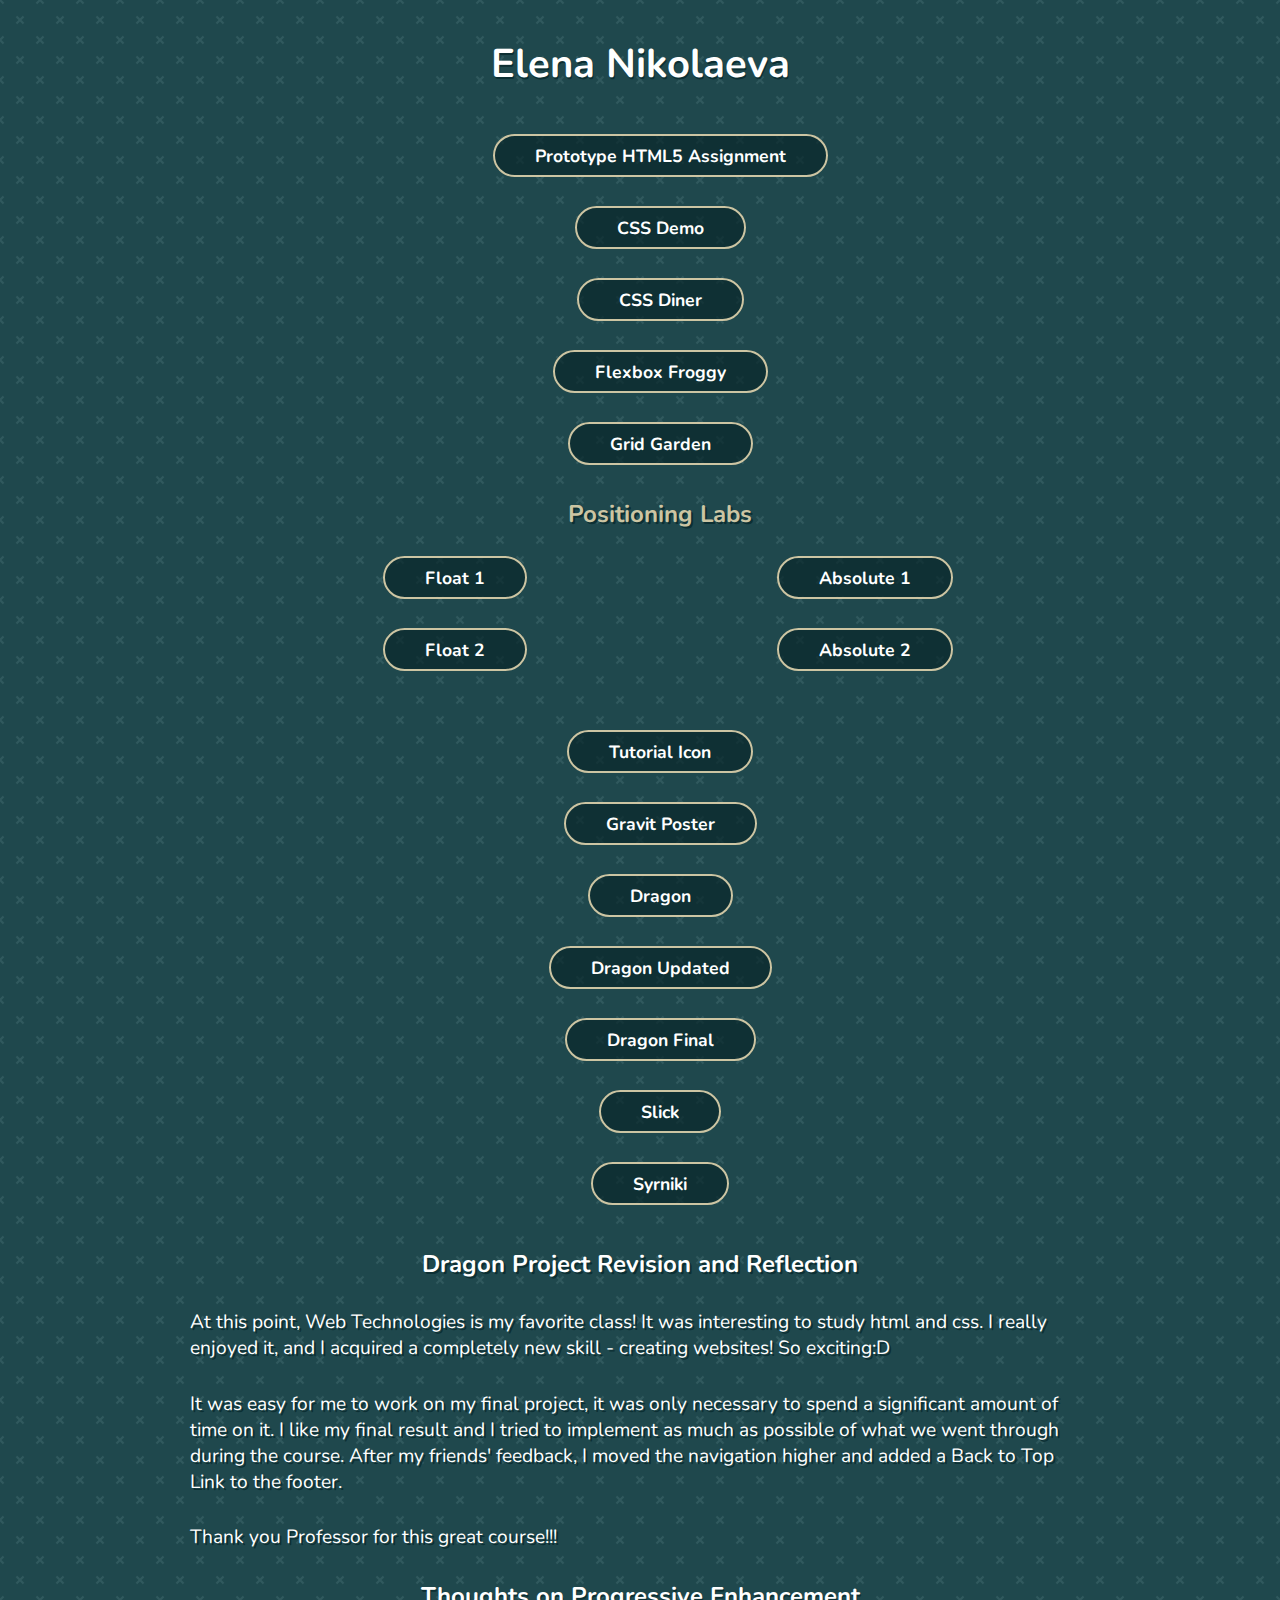
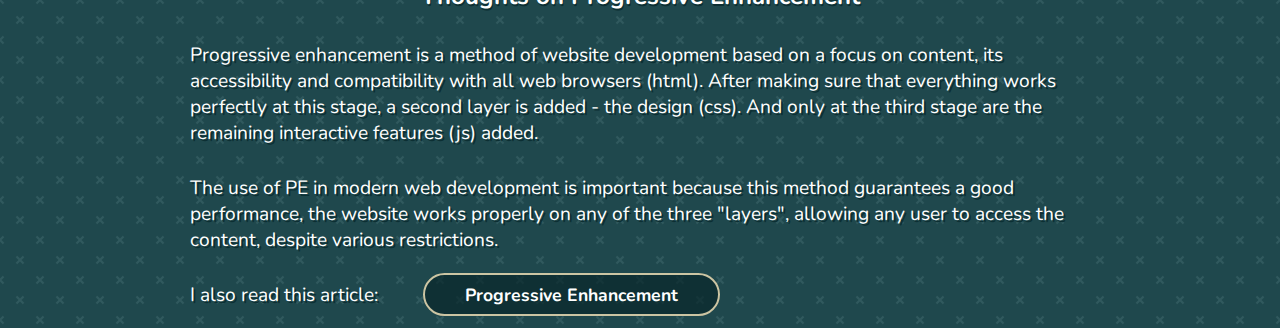
<file: index.html>
<!doctype html>

<html lang="en">
<head>
  <meta charset="utf-8">
  <title>IFSC 1310 | Elena Nikolaeva</title>
  <meta name="description" content="Coursework from IFSC 1310 - Spring 2024">
  <meta name="author" content="Elena Nikolaeva">
  <link href="assets/css/style.css" rel="stylesheet" />
  <link rel="preconnect" href="https://fonts.googleapis.com">
  <link rel="preconnect" href="https://fonts.gstatic.com" crossorigin>
  <link href="https://fonts.googleapis.com/css2?family=Nunito:ital,wght@0,200..1000;1,200..1000&display=swap" rel="stylesheet">
</head>

<body>
  <h1>Elena Nikolaeva</h1>
  <nav>
    <ul>
        <li><a href="prototype/index.html">Prototype HTML5 Assignment</a></li>
        <li><a href="css-demo/index.html">CSS Demo</a></li>
        <li><a href="assets/img/CSSdiner.jpg">CSS Diner</a></li>
        <li><a href="assets/img/FF.jpg">Flexbox Froggy</a></li>
        <li><a href="assets/img/gridgarden.jpg">Grid Garden</a></li>
        <li>Positioning Labs
          <ul>
          <li><a href="positioning-lab/float-1.html">Float 1</a></li>
          <li><a href="positioning-lab/absolute-1.html">Absolute 1</a></li>
          <li><a href="positioning-lab/float-2.html">Float 2</a></li>
          <li><a href="positioning-lab/absolute-2.html">Absolute 2</a></li>
          </ul>
        </li>
        <li><a href="assets/img/Icon Tutorial.jpg">Tutorial Icon</a></li>
        <li><a href="assets/img/bearOpera.jpg">Gravit Poster</a></li>
        <li><a href="dragon/index.html">Dragon</a></li>
        <li><a href="dragon-updated/index.html">Dragon Updated</a></li>
        <li><a href="dragon-final/index.html">Dragon Final</a></li>
        <li><a href="slick/index.html">Slick</a></li>
        <li><a href="syrniki/index.html">Syrniki</a></li>
    </ul>

    <h2>Dragon Project Revision and Reflection</h2>
    <p>At this point, Web Technologies is my favorite class! It was interesting to study html and css. 
      I really enjoyed it, and I acquired a completely new skill - creating websites! So exciting:D</p>
      <p>It was easy for me to work on my final project, it was only necessary to spend a 
        significant amount of time on it. I like my final result and I tried to implement as much 
        as possible of what we went through during the course. After my friends' feedback, I moved 
        the navigation higher and added a Back to Top Link to the footer.</p>
 <p>Thank you Professor for this great course!!!</p>

 <h2>Thoughts on Progressive Enhancement</h2>
 <p>Progressive enhancement is a method of website development based on a focus on content, its 
  accessibility and compatibility with all web browsers (html). After making sure that everything 
  works perfectly at this stage, a second layer is added - the design (css). And only at the third 
  stage are the remaining interactive features (js) added.</p>
  <p>The use of PE in modern web development is important because this method guarantees a good 
    performance, the website works properly on any of the three "layers", allowing any user to 
    access the content, despite various restrictions.</p>
    <p>I also read this article: <a href="https://www.smashingmagazine.com/2009/04/progressive-enhancement-what-it-is-and-how-to-use-it/" title="Progressive Enhancement">Progressive Enhancement</a></p>



  </nav>
</body>
</html>
</file>
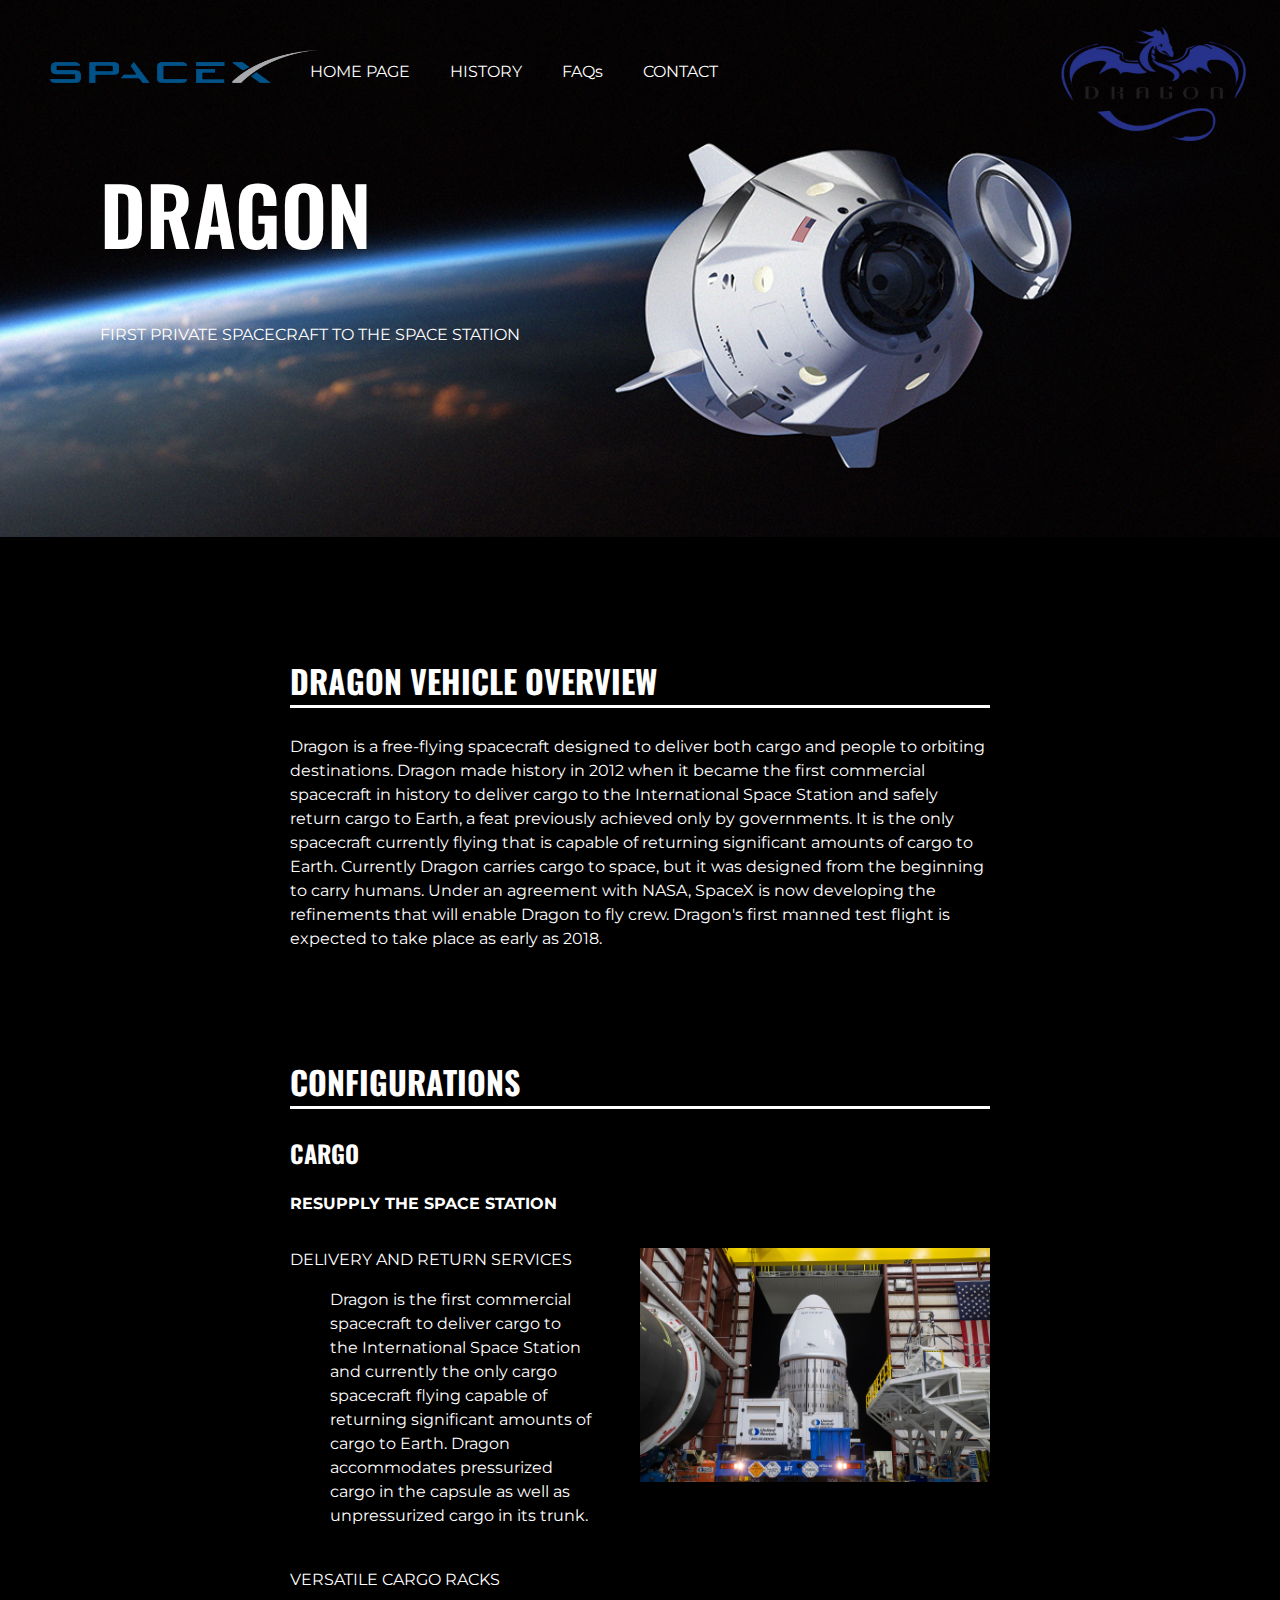
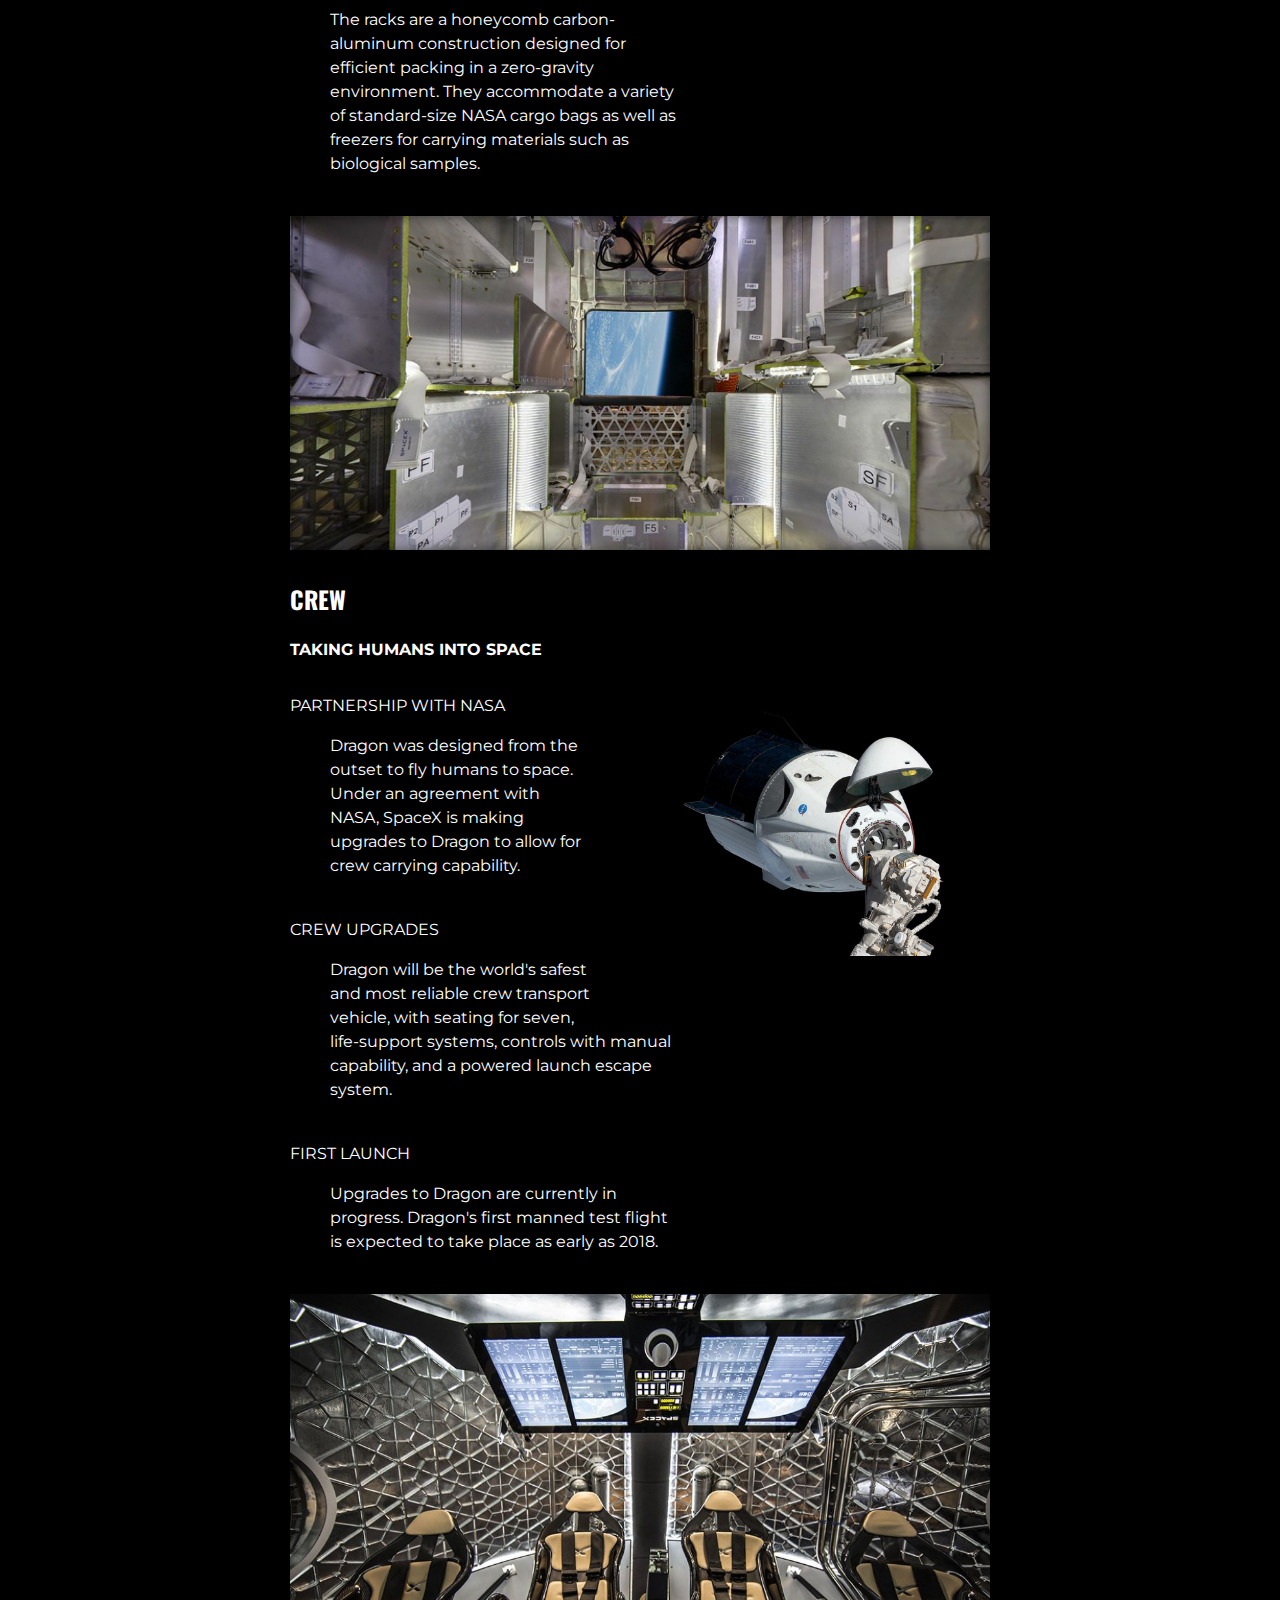
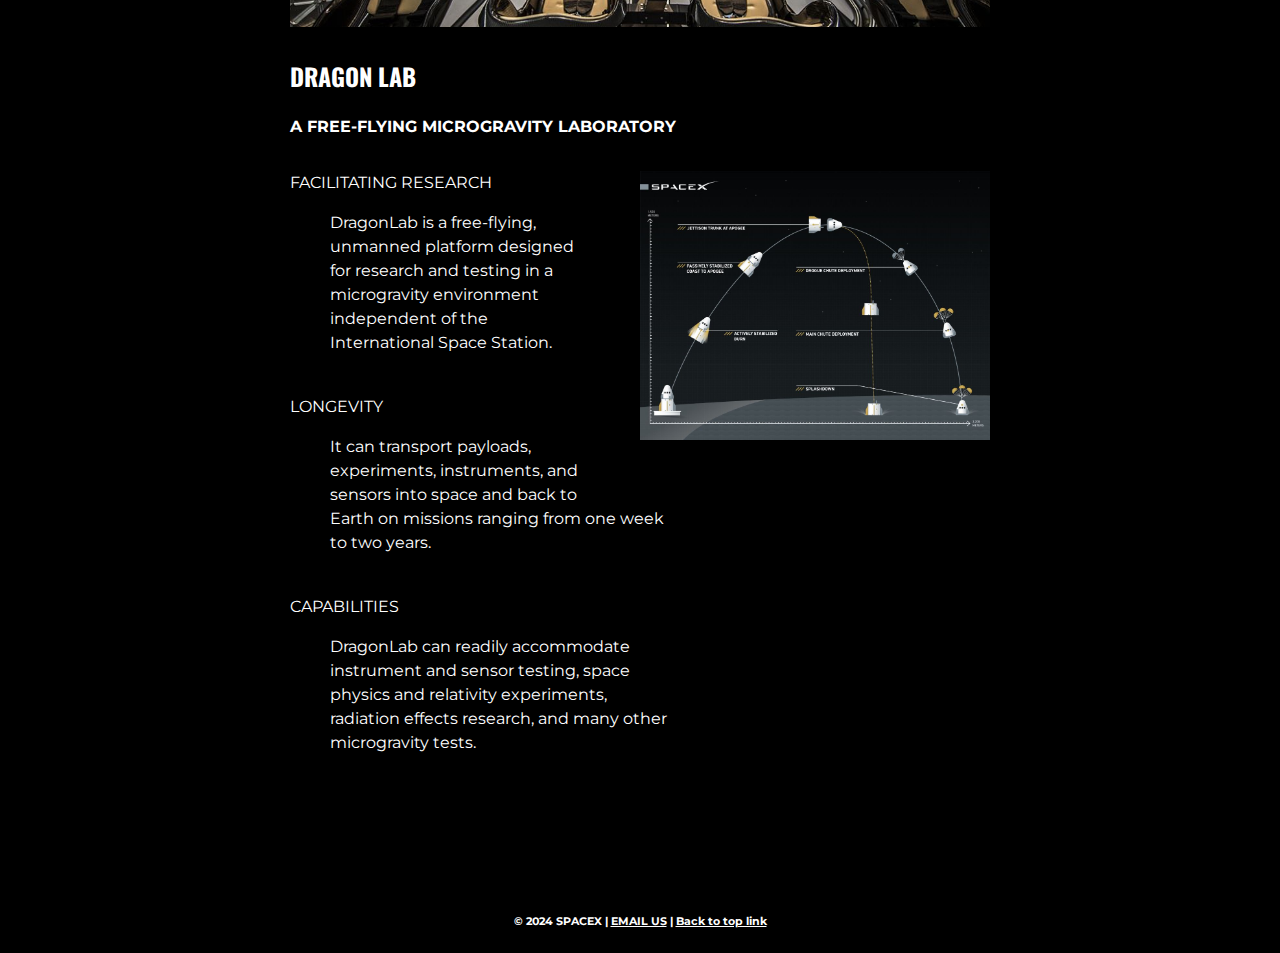
<file: dragon-final/index.html>
<!DOCTYPE html>
<html lang="en">

<head>
  <title>SpaceX Dragon</title>
  <meta charset="UTF-8">
  <meta name="description" content="First Private Spacecraft to the Space Station">
  <meta name="viewport" content="width=device-width, initial-scale=1.0">
  <meta name="author" content="Elena Nikolaeva">
  <meta name="robots" content="noindex">
  <link href="assets/css/style.css" rel="stylesheet" />
  <link rel="preconnect" href="https://fonts.googleapis.com">
  <link rel="preconnect" href="https://fonts.gstatic.com" crossorigin>
  <link href="https://fonts.googleapis.com/css2?family=Oswald:wght@200..700&display=swap" rel="stylesheet">
  <link rel="preconnect" href="https://fonts.googleapis.com">
<link rel="preconnect" href="https://fonts.gstatic.com" crossorigin>
<link href="https://fonts.googleapis.com/css2?family=Montserrat:ital,wght@0,100..900;1,100..900&display=swap" rel="stylesheet">

</head>

<body>
  <main>
    <header role="banner" class="primary">
      <nav role="navigation">
        <ul>
          <li><a href="index.html">HOME PAGE</a></li>
          <li><a href="history.html">HISTORY</a></li>
          <li><a href="faqs.html">FAQs</a></li>
          <li><a href="contact.html">CONTACT</a></li>
        
        </ul>
      </nav>
      <img src="assets/img/SpaceX-Logo.png" alt="SpaceX Logo" class="img-left"/>
      <img src="assets/img/logo11.png" alt="Dragon Logo" class="img-right" />
      <div class="hgroup">
        <h1>DRAGON</h1>
        <h2>FIRST PRIVATE SPACECRAFT TO THE SPACE STATION</h2>
      </div>

    </header>
    <section id="content" class="container">
      <h2>DRAGON VEHICLE OVERVIEW</h2>
      <p>Dragon is a free-flying spacecraft designed to deliver both cargo and people to orbiting destinations. Dragon made history in 2012 when it became the first commercial spacecraft in history to deliver cargo to the International Space Station and safely return cargo to Earth, a feat previously achieved only by governments. It is the only spacecraft currently flying that is capable of returning significant amounts of cargo to Earth. Currently Dragon carries cargo to space, but it was designed from the beginning to carry humans. Under an agreement with NASA, SpaceX is now developing the refinements that will enable Dragon to fly crew. Dragon's first manned test flight is expected to take place as early as 2018.</p>
      
      <h2>CONFIGURATIONS</h2>
  
      <h3>CARGO</h3>
      <h4>RESUPPLY THE SPACE STATION</h4>
      <img src="assets/img/SpaceX_Cargo_Dragon.jpg" alt="dragon cargo" class="img-text"/>
      <dl>
        <dt>DELIVERY AND RETURN SERVICES</dt>
        <dd>Dragon is the first commercial spacecraft to deliver cargo to the International Space Station and currently the only cargo spacecraft flying capable of returning significant amounts of cargo to Earth. Dragon accommodates pressurized cargo in the capsule as well as unpressurized cargo in its trunk.</dd>
        <dt>VERSATILE CARGO RACKS</dt>
        <dd>The racks are a honeycomb carbon-aluminum construction designed for efficient packing in a zero-gravity environment. They accommodate a variety of standard-size NASA cargo bags as well as freezers for carrying materials such as biological samples.</dd>
      </dl>
      <img src="assets/img/dragon-intertior-cargo.jpg" alt="dragon intertior cargo"/>
      
      <h3>CREW</h3>
      <h4>TAKING HUMANS INTO SPACE</h4>
      <img src="assets/img/Crew_Dragon.jpg" alt="dragon crew" class="img-text"/>
      <dl>
        <dt>PARTNERSHIP WITH NASA</dt>
        <dd>Dragon was designed from the outset to fly humans to space. Under an agreement with NASA, SpaceX is making upgrades to Dragon to allow for crew carrying capability.</dd>        
        <dt>CREW UPGRADES</dt>
        <dd>Dragon will be the world's safest and most reliable crew transport vehicle, with seating for seven, life-support systems, controls with manual capability, and a powered launch escape system.</dd>      
        <dt>FIRST LAUNCH</dt>
        <dd>Upgrades to Dragon are currently in progress. Dragon's first manned test flight is expected to take place as early as 2018.</dd>
      </dl>
      <img src="assets/img/dragon-intertior-crew.jpg" alt="dragon intertior crew" class="img-full" />

      <h3>DRAGON LAB</h3>
      <h4>A FREE-FLYING MICROGRAVITY LABORATORY</h4>
      <img src="assets/img/SpaceX_Dragon_2_Pad_Abort_Test_Infographic.jpg" alt="Test Infographic" class="img-text" />
      
      <dl>
        <dt>FACILITATING RESEARCH</dt>
        <dd>DragonLab is a free-flying, unmanned platform designed for research and testing in a microgravity environment independent of the International Space Station.</dd>        
        <dt>LONGEVITY</dt>
        <dd>It can transport payloads, experiments, instruments, and sensors into space and back to Earth on missions ranging from one week to two years.</dd>      
        <dt>CAPABILITIES</dt>
        <dd>DragonLab can readily accommodate instrument and sensor testing, space physics and relativity experiments, radiation effects research, and many other microgravity tests.</dd>
      </dl>
    </section>

    <footer id="colophon" role="contentinfo">
      <h6>&copy; 2024 SPACEX | <a href="mailto:spacex@email.com">EMAIL US</a> | <a href="#top">Back to top link</a></h6>
    </footer>
  </main>
</body>

</html>
</file>
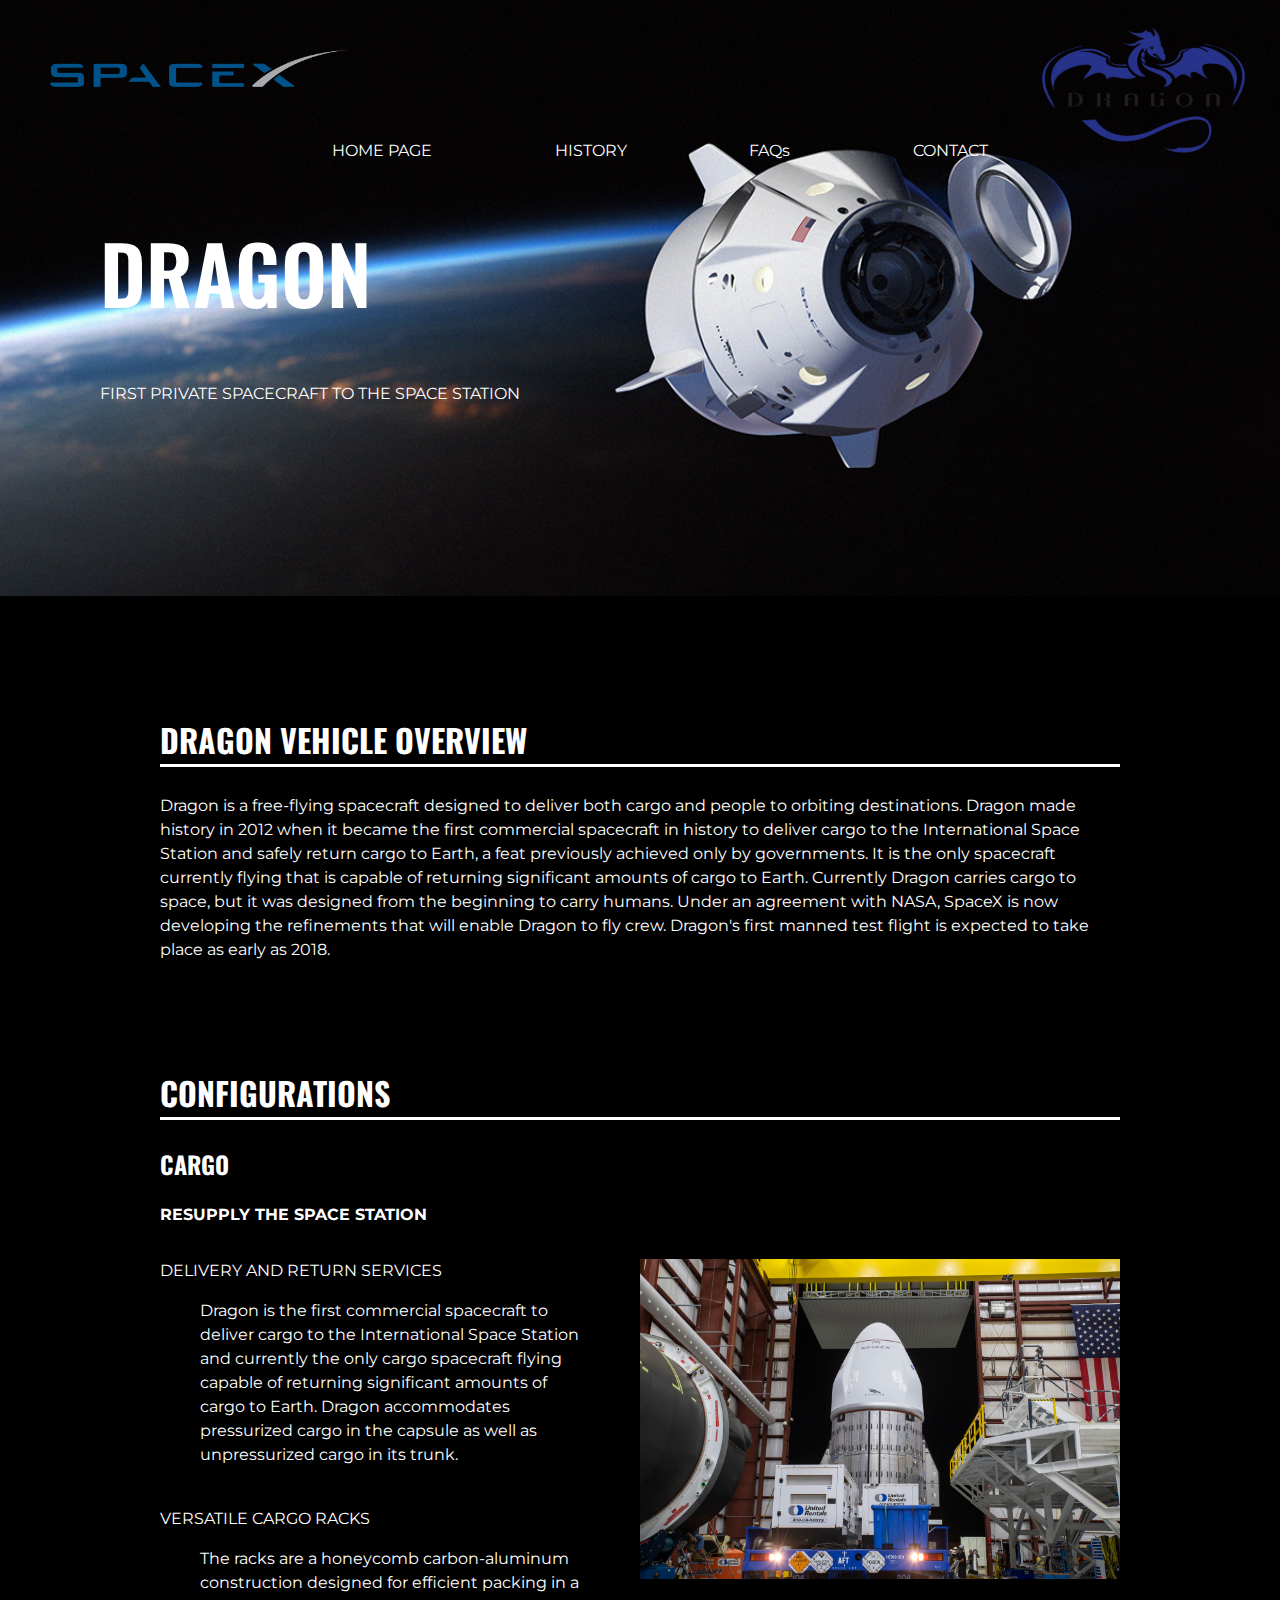
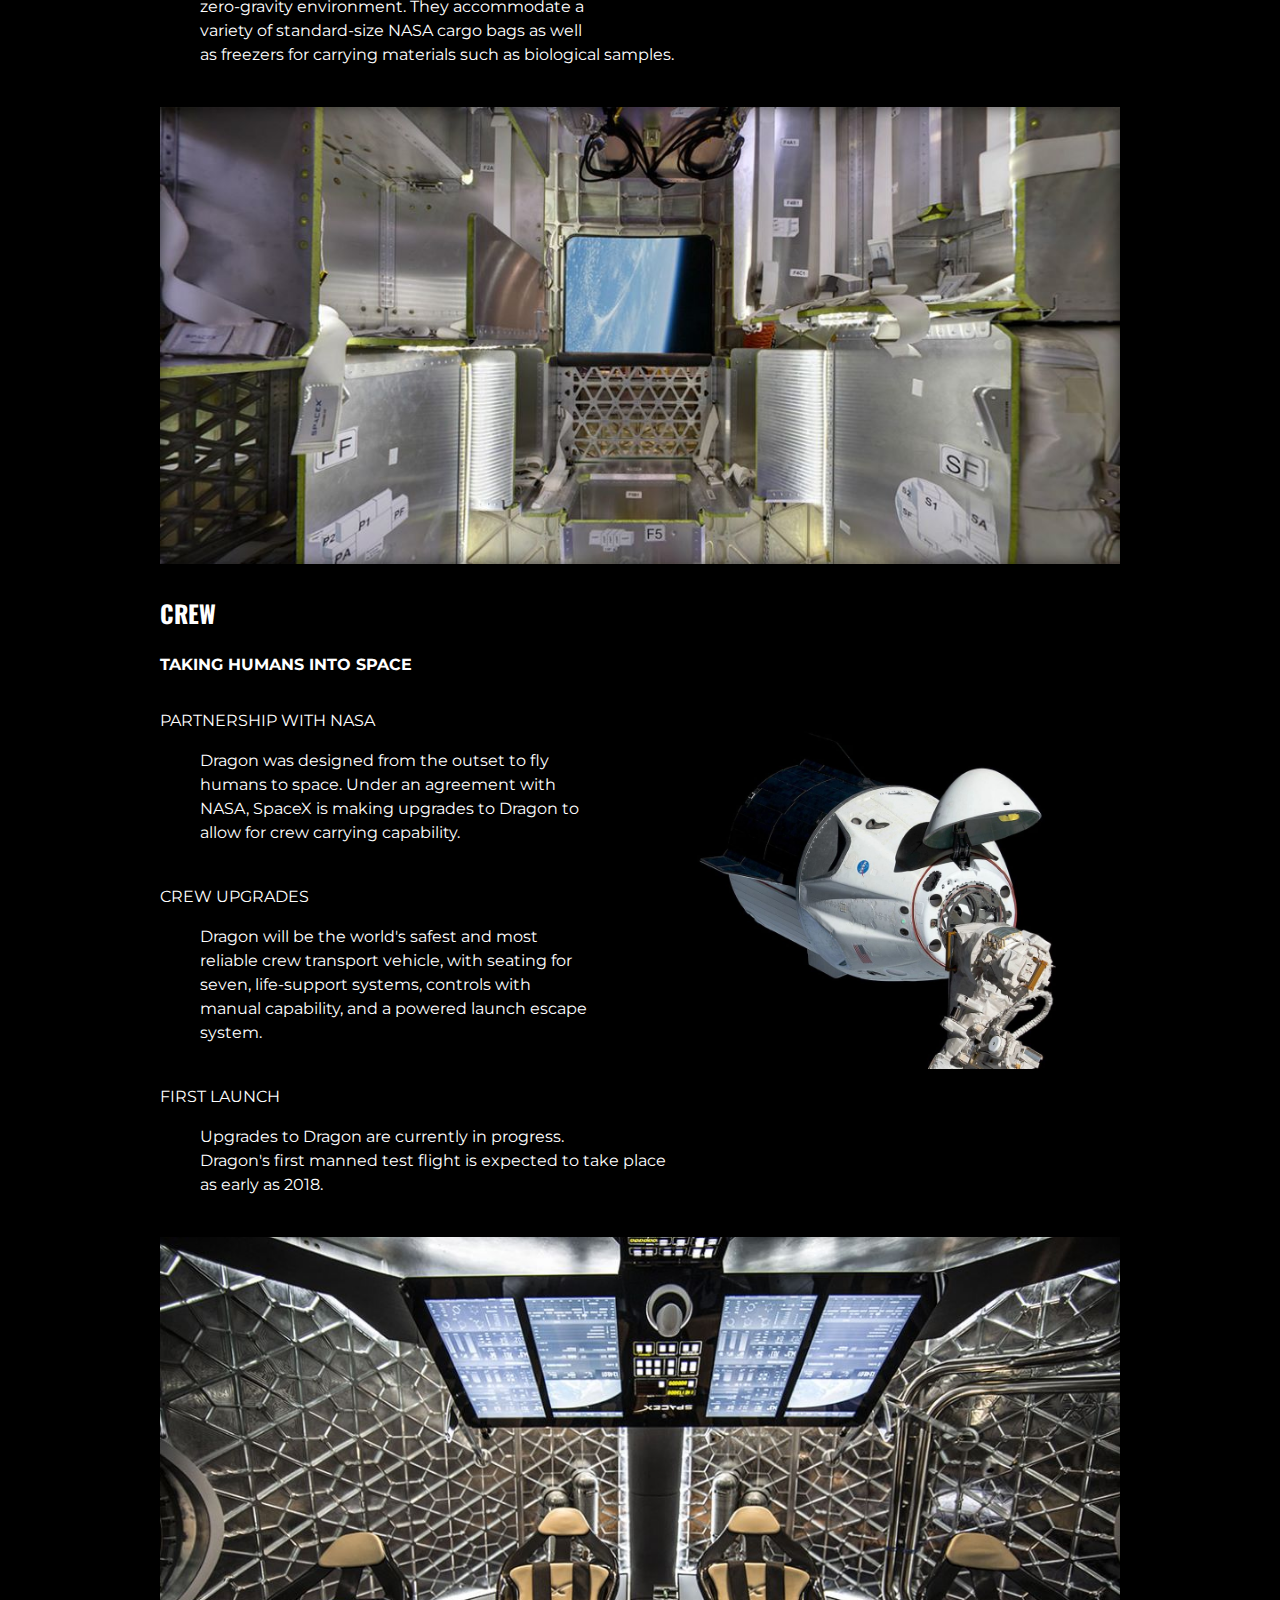
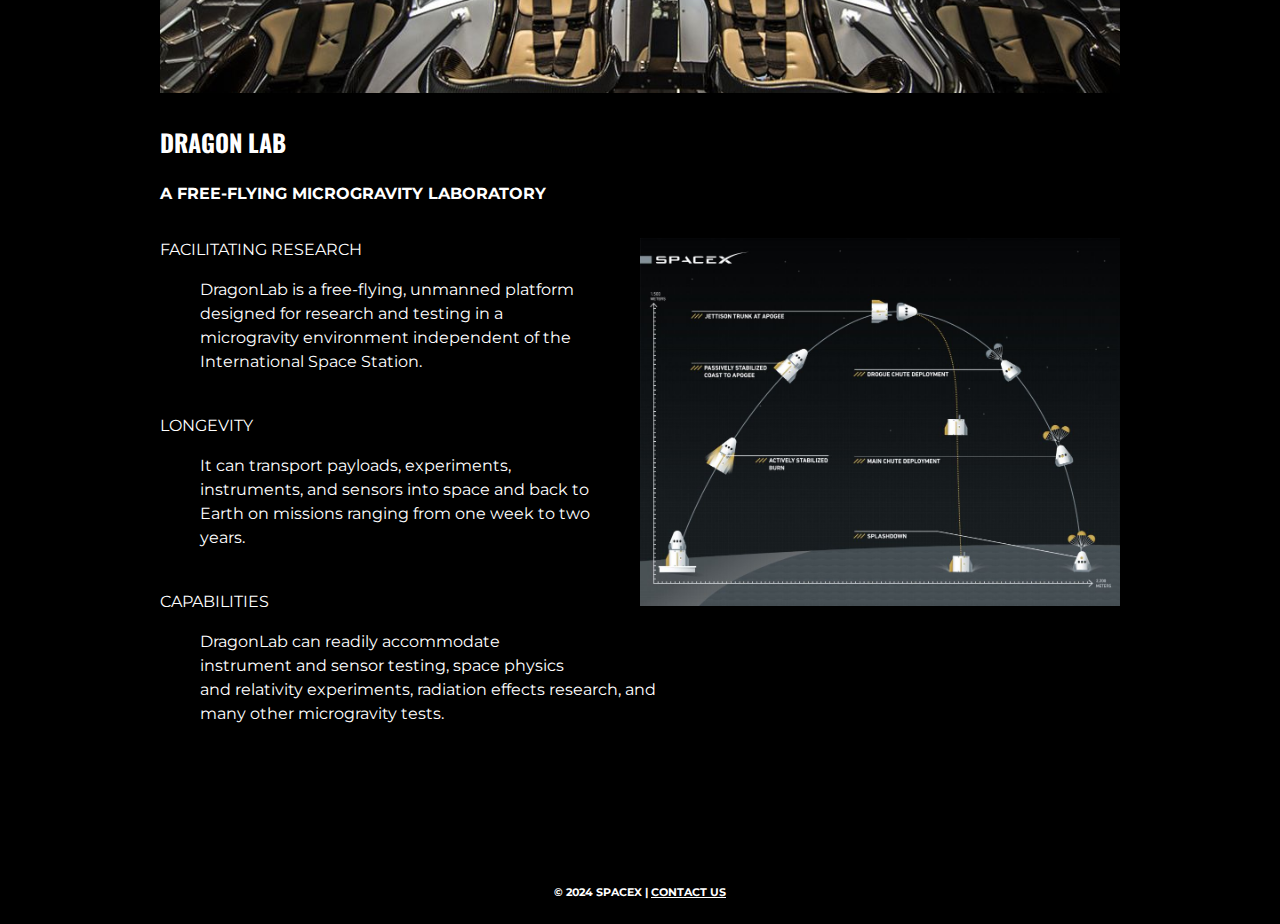
<file: dragon/index.html>
<!DOCTYPE html>
<html lang="en">

<head>
  <title>SpaceX Dragon</title>
  <meta charset="UTF-8">
  <meta name="description" content="First Private Spacecraft to the Space Station">
  <meta name="viewport" content="width=device-width, initial-scale=1.0">
  <meta name="author" content="Elena Nikolaeva">
  <meta name="robots" content="noindex">
  <link href="assets/css/style.css" rel="stylesheet" />
  <link rel="preconnect" href="https://fonts.googleapis.com">
  <link rel="preconnect" href="https://fonts.gstatic.com" crossorigin>
  <link href="https://fonts.googleapis.com/css2?family=Oswald:wght@200..700&display=swap" rel="stylesheet">
  <link rel="preconnect" href="https://fonts.googleapis.com">
<link rel="preconnect" href="https://fonts.gstatic.com" crossorigin>
<link href="https://fonts.googleapis.com/css2?family=Montserrat:ital,wght@0,100..900;1,100..900&display=swap" rel="stylesheet">

</head>

<body>
  <main>
    <header role="banner" class="primary">
      <nav role="navigation">
        <ul>
          <li><a href="index.html">HOME PAGE</a></li>
          <li><a href="history.html">HISTORY</a></li>
          <li><a href="faqs.html">FAQs</a></li>
          <li><a href="contact.html">CONTACT</a></li>
        
        </ul>
      </nav>
      <img src="assets/img/SpaceX-Logo.png" alt="SpaceX Logo" class="img-left"/>
      <img src="assets/img/logo11.png" alt="Dragon Logo" class="img-right" />
      <div class="hgroup">
        <h1>DRAGON</h1>
        <h2>FIRST PRIVATE SPACECRAFT TO THE SPACE STATION</h2>
      </div>

    </header>
    <section id="content" class="container">
      <h2>DRAGON VEHICLE OVERVIEW</h2>
      <p>Dragon is a free-flying spacecraft designed to deliver both cargo and people to orbiting destinations. Dragon made history in 2012 when it became the first commercial spacecraft in history to deliver cargo to the International Space Station and safely return cargo to Earth, a feat previously achieved only by governments. It is the only spacecraft currently flying that is capable of returning significant amounts of cargo to Earth. Currently Dragon carries cargo to space, but it was designed from the beginning to carry humans. Under an agreement with NASA, SpaceX is now developing the refinements that will enable Dragon to fly crew. Dragon's first manned test flight is expected to take place as early as 2018.</p>
      
      <h2>CONFIGURATIONS</h2>
  
      <h3>CARGO</h3>
      <h4>RESUPPLY THE SPACE STATION</h4>
      <img src="assets/img/SpaceX_Cargo_Dragon.jpg" alt="dragon cargo" class="img-text"/>
      <dl>
        <dt>DELIVERY AND RETURN SERVICES</dt>
        <dd>Dragon is the first commercial spacecraft to deliver cargo to the International Space Station and currently the only cargo spacecraft flying capable of returning significant amounts of cargo to Earth. Dragon accommodates pressurized cargo in the capsule as well as unpressurized cargo in its trunk.</dd>
        <dt>VERSATILE CARGO RACKS</dt>
        <dd>The racks are a honeycomb carbon-aluminum construction designed for efficient packing in a zero-gravity environment. They accommodate a variety of standard-size NASA cargo bags as well as freezers for carrying materials such as biological samples.</dd>
      </dl>
      <img src="assets/img/dragon-intertior-cargo.jpg" alt="dragon intertior cargo"/>
      
      <h3>CREW</h3>
      <h4>TAKING HUMANS INTO SPACE</h4>
      <img src="assets/img/Crew_Dragon.jpg" alt="dragon crew" class="img-text"/>
      <dl>
        <dt>PARTNERSHIP WITH NASA</dt>
        <dd>Dragon was designed from the outset to fly humans to space. Under an agreement with NASA, SpaceX is making upgrades to Dragon to allow for crew carrying capability.</dd>        
        <dt>CREW UPGRADES</dt>
        <dd>Dragon will be the world's safest and most reliable crew transport vehicle, with seating for seven, life-support systems, controls with manual capability, and a powered launch escape system.</dd>      
        <dt>FIRST LAUNCH</dt>
        <dd>Upgrades to Dragon are currently in progress. Dragon's first manned test flight is expected to take place as early as 2018.</dd>
      </dl>
      <img src="assets/img/dragon-intertior-crew.jpg" alt="dragon intertior crew" class="img-full" />

      <h3>DRAGON LAB</h3>
      <h4>A FREE-FLYING MICROGRAVITY LABORATORY</h4>
      <img src="assets/img/SpaceX_Dragon_2_Pad_Abort_Test_Infographic.jpg" alt="Test Infographic" class="img-text" />
      
      <dl>
        <dt>FACILITATING RESEARCH</dt>
        <dd>DragonLab is a free-flying, unmanned platform designed for research and testing in a microgravity environment independent of the International Space Station.</dd>        
        <dt>LONGEVITY</dt>
        <dd>It can transport payloads, experiments, instruments, and sensors into space and back to Earth on missions ranging from one week to two years.</dd>      
        <dt>CAPABILITIES</dt>
        <dd>DragonLab can readily accommodate instrument and sensor testing, space physics and relativity experiments, radiation effects research, and many other microgravity tests.</dd>
      </dl>
    </section>

    <footer id="colophon" role="contentinfo">
      <h6>&copy; 2024 SPACEX | <a href="mailto:spacex@email.com">CONTACT US</a></h6>
    </footer>
  </main>
</body>

</html>
</file>
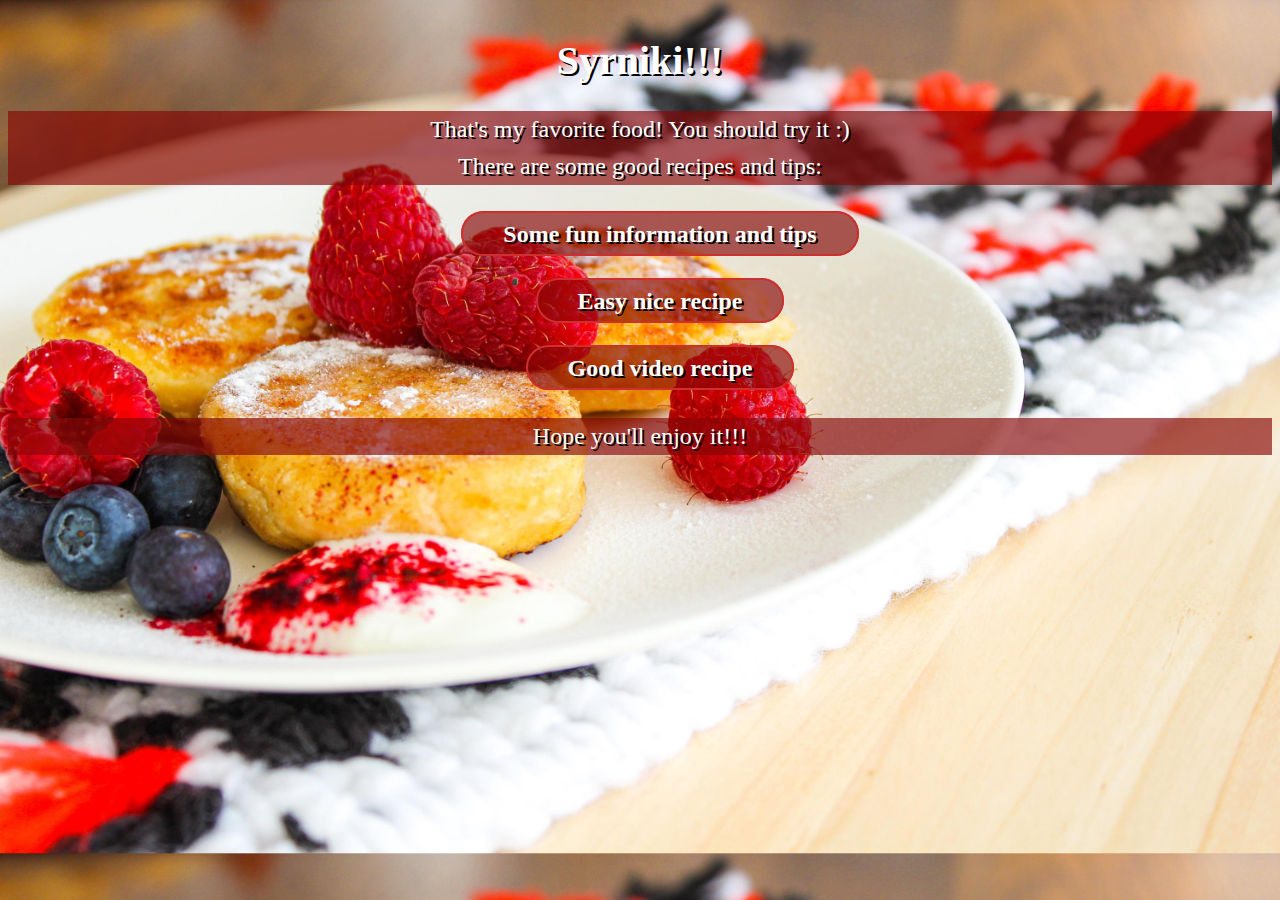
<file: syrniki/index.html>
<!doctype html>
<html lang="en">

<head>
  <title>Syrniki</title> 
  <meta charset="utf-8" />
  <meta name="description" content="Syrniki!!!" />
  <meta name="author" content="Elena Nikolaeva" /> 
  <link href="assets/css/style.css" rel="stylesheet" />
</head>

<body>

  <h1>Syrniki!!!</h1>

  <p>That's my favorite food! You should try it :)</p>

<p>There are some good recipes and tips:</p>
<ul>
  <li><a href="https://www.babaganosh.org/syrniki-russian-cheese-pancakes/" title="Tips">Some fun information and tips</a></li>
  <li><a href="https://www.allrecipes.com/recipe/262168/russian-cheese-pancakes-syrniki/" title="Recipe">Easy nice recipe</a></li>
  <li><a href="https://www.youtube.com/watch?v=c7xU-fi1XFo" title="Video">Good video recipe</a></li>
  </ul>

<p>Hope you'll enjoy it!!!</p>
</body>
</html>
</file>
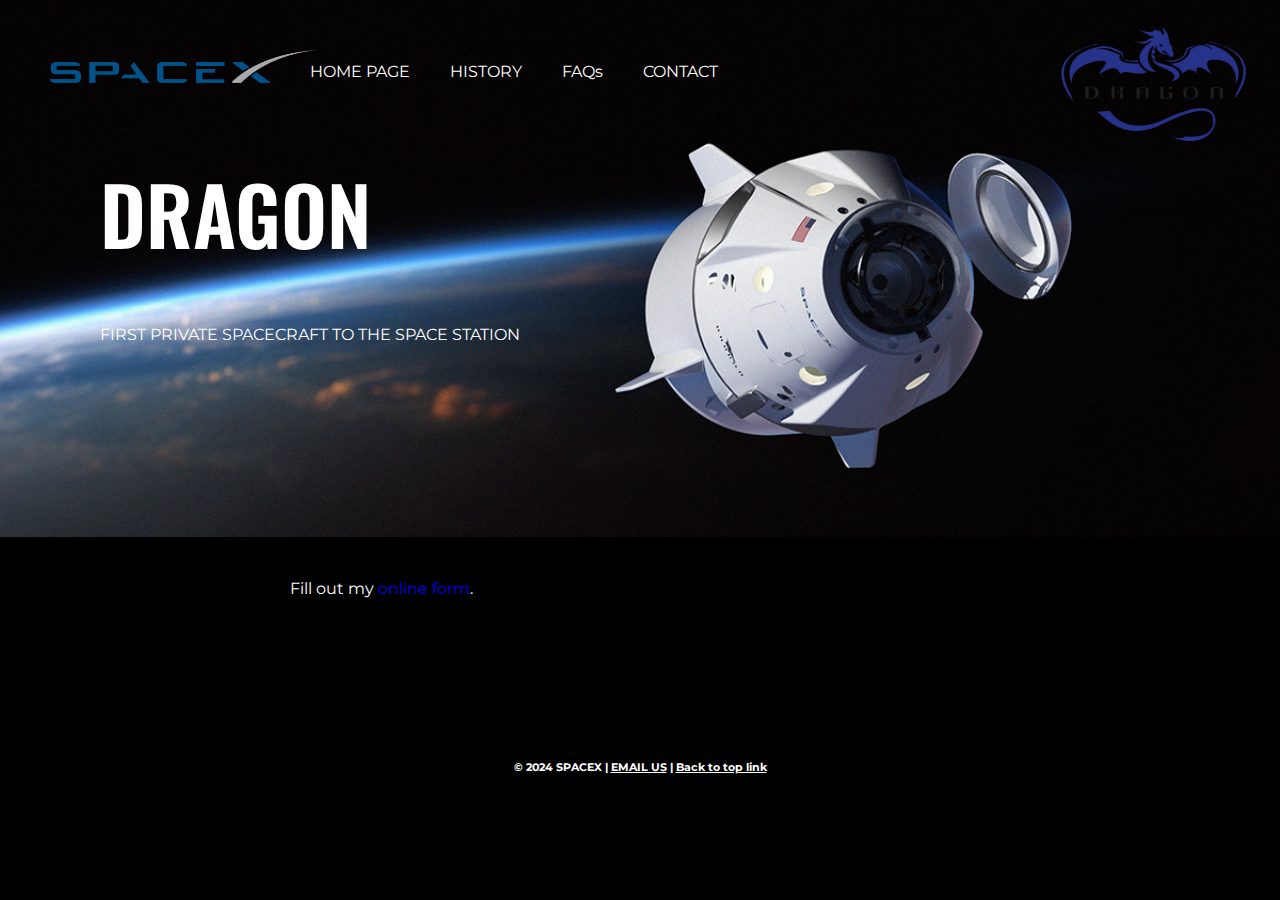
<file: dragon-final/contact.html>
<!DOCTYPE html>
<html lang="en">

<head>
  <title>SpaceX Dragon</title>
  <meta charset="UTF-8">
  <meta name="description" content="First Private Spacecraft to the Space Station">
  <meta name="viewport" content="width=device-width, initial-scale=1.0">
  <meta name="author" content="Elena Nikolaeva">
  <meta name="robots" content="noindex">
  <link href="assets/css/style.css" rel="stylesheet" />
  <link rel="preconnect" href="https://fonts.googleapis.com">
  <link rel="preconnect" href="https://fonts.gstatic.com" crossorigin>
  <link href="https://fonts.googleapis.com/css2?family=Oswald:wght@200..700&display=swap" rel="stylesheet">
  <link rel="preconnect" href="https://fonts.googleapis.com">
<link rel="preconnect" href="https://fonts.gstatic.com" crossorigin>
<link href="https://fonts.googleapis.com/css2?family=Montserrat:ital,wght@0,100..900;1,100..900&display=swap" rel="stylesheet">

</head>

<body>
  <main>
    <header role="banner" class="primary">
      <nav role="navigation">
        <ul>
          <li><a href="index.html">HOME PAGE</a></li>
          <li><a href="history.html">HISTORY</a></li>
          <li><a href="faqs.html">FAQs</a></li>
          <li><a href="contact.html">CONTACT</a></li>
        
        </ul>
      </nav>
      <img src="assets/img/SpaceX-Logo.png" alt="SpaceX Logo" class="img-left"/>
      <img src="assets/img/logo11.png" alt="Dragon Logo" class="img-right" />
      <div class="hgroup">
        <h1>DRAGON</h1>
        <h2>FIRST PRIVATE SPACECRAFT TO THE SPACE STATION</h2>
      </div>

    </header>
    <section id="content" class="container">
      <div id="wufoo-z12s21p80hqxun4"> Fill out my <a href="https://lenanikkk.wufoo.com/forms/z12s21p80hqxun4">online form</a>. </div> <script type="text/javascript"> var z12s21p80hqxun4; (function(d, t) { var s = d.createElement(t), options = { 'userName':'lenanikkk', 'formHash':'z12s21p80hqxun4', 'autoResize':true, 'height':'584', 'async':true, 'host':'wufoo.com', 'header':'show', 'ssl':true }; s.src = ('https:' == d.location.protocol ?'https://':'http://') + 'secure.wufoo.com/scripts/embed/form.js'; s.onload = s.onreadystatechange = function() { var rs = this.readyState; if (rs) if (rs != 'complete') if (rs != 'loaded') return; try { z12s21p80hqxun4 = new WufooForm(); z12s21p80hqxun4.initialize(options); z12s21p80hqxun4.display(); } catch (e) { } }; var scr = d.getElementsByTagName(t)[0], par = scr.parentNode; par.insertBefore(s, scr); })(document, 'script'); </script>
    </section>

    <footer id="colophon" role="contentinfo">
      <h6>&copy; 2024 SPACEX | <a href="mailto:spacex@email.com">EMAIL US</a> | <a href="#top">Back to top link</a></h6>
    </footer>
  </main>
</body>

</html>
</file>
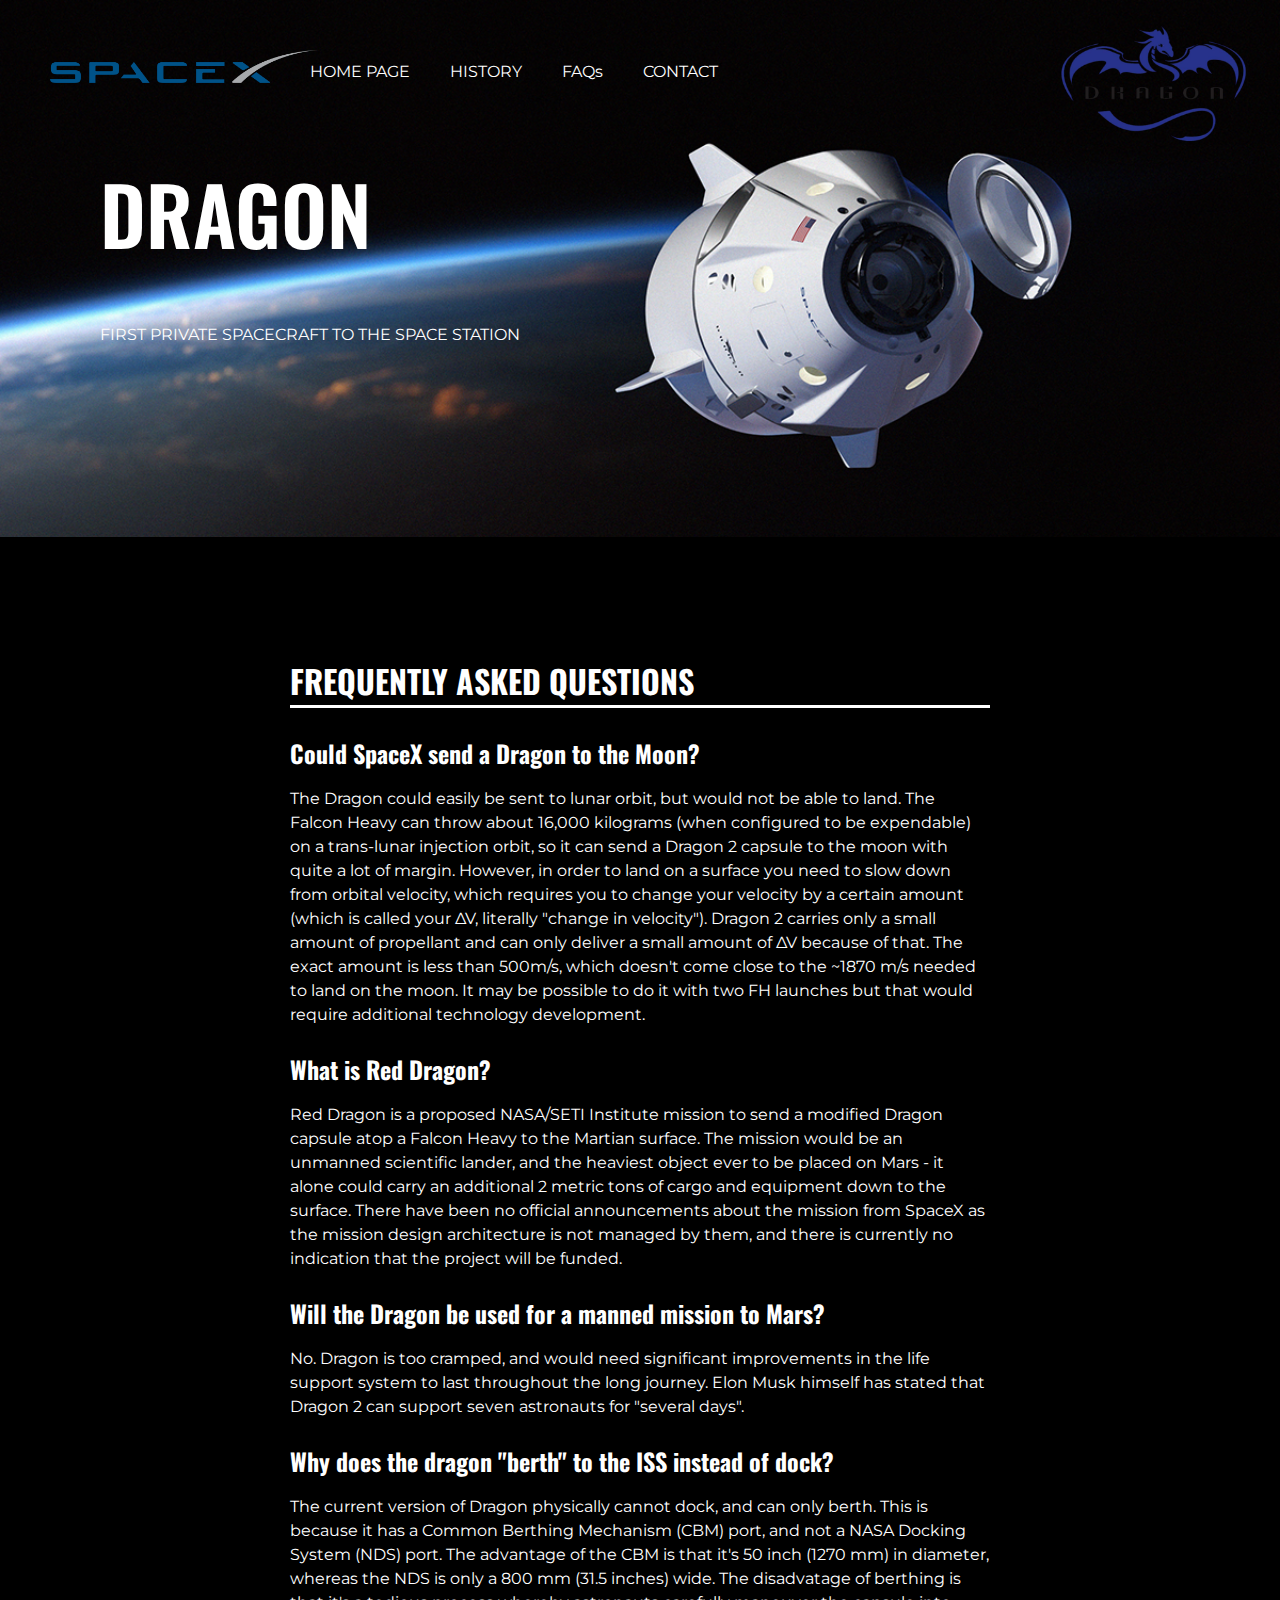
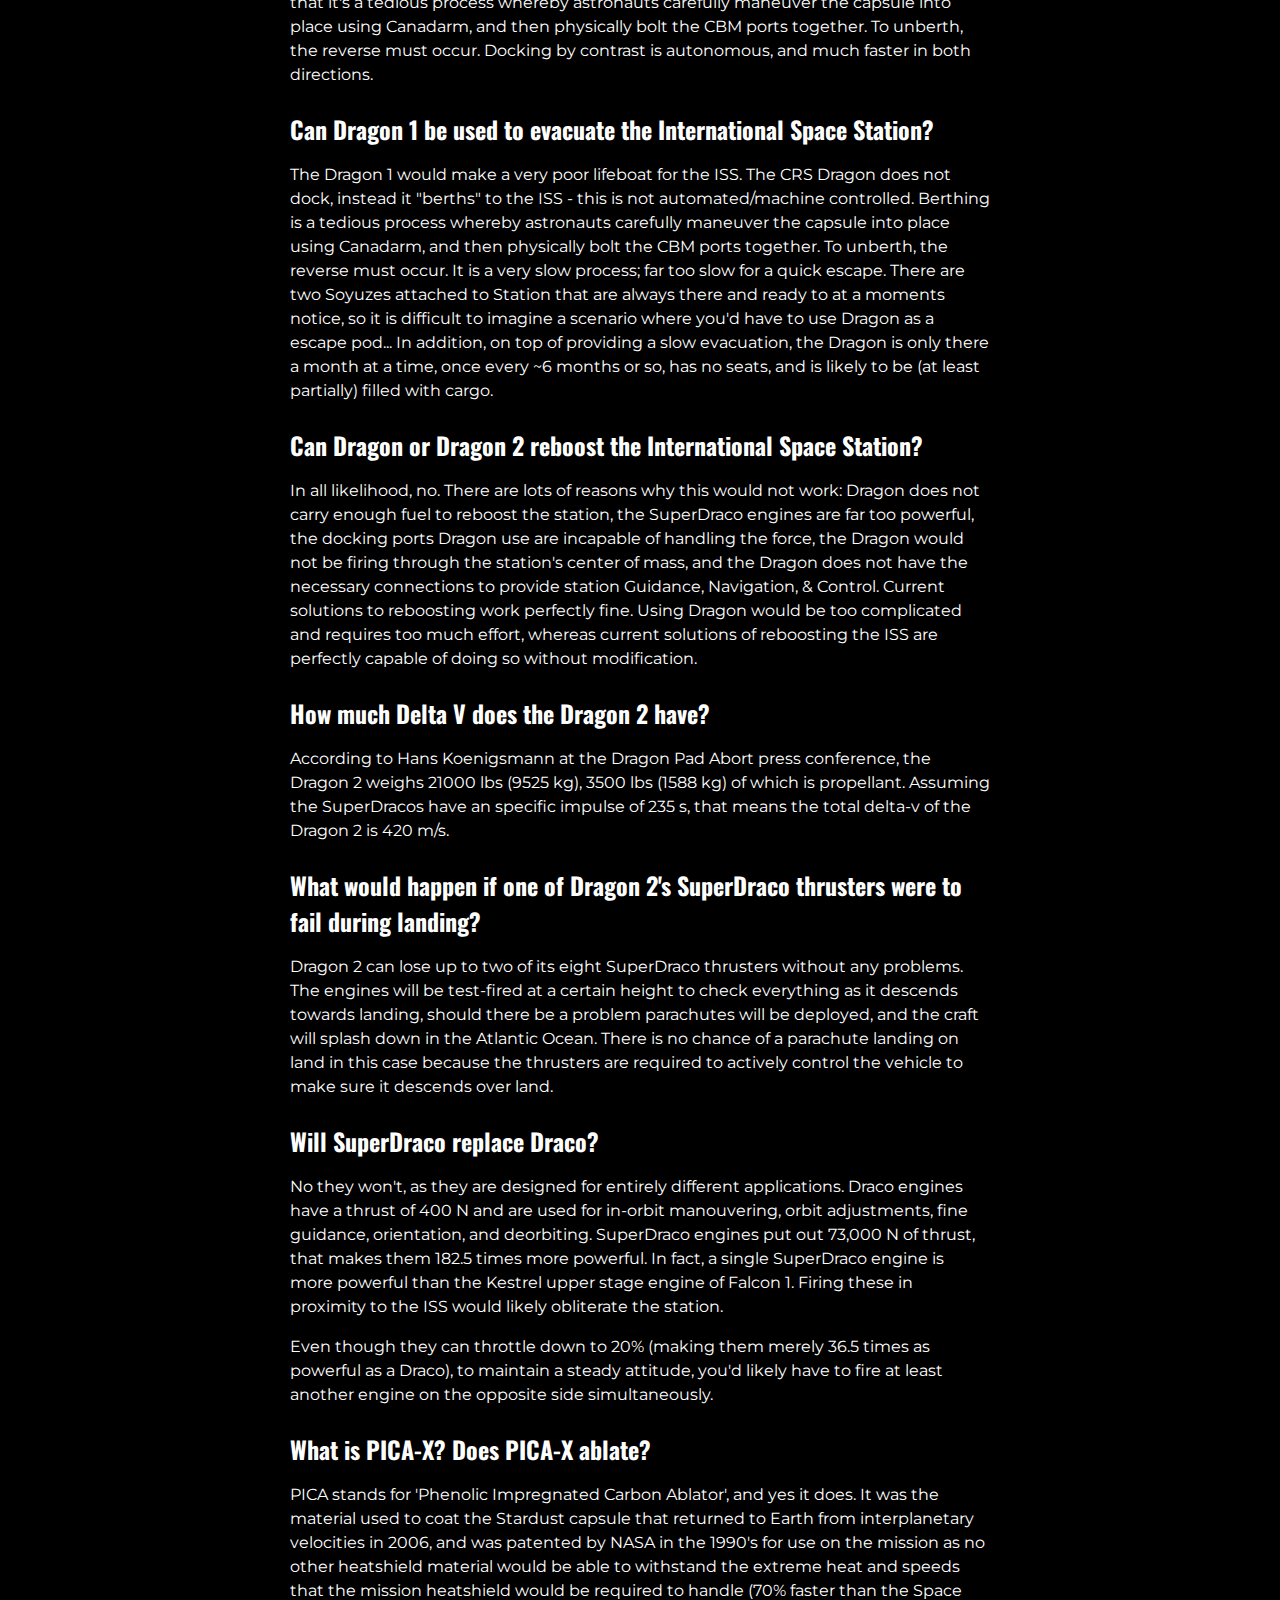
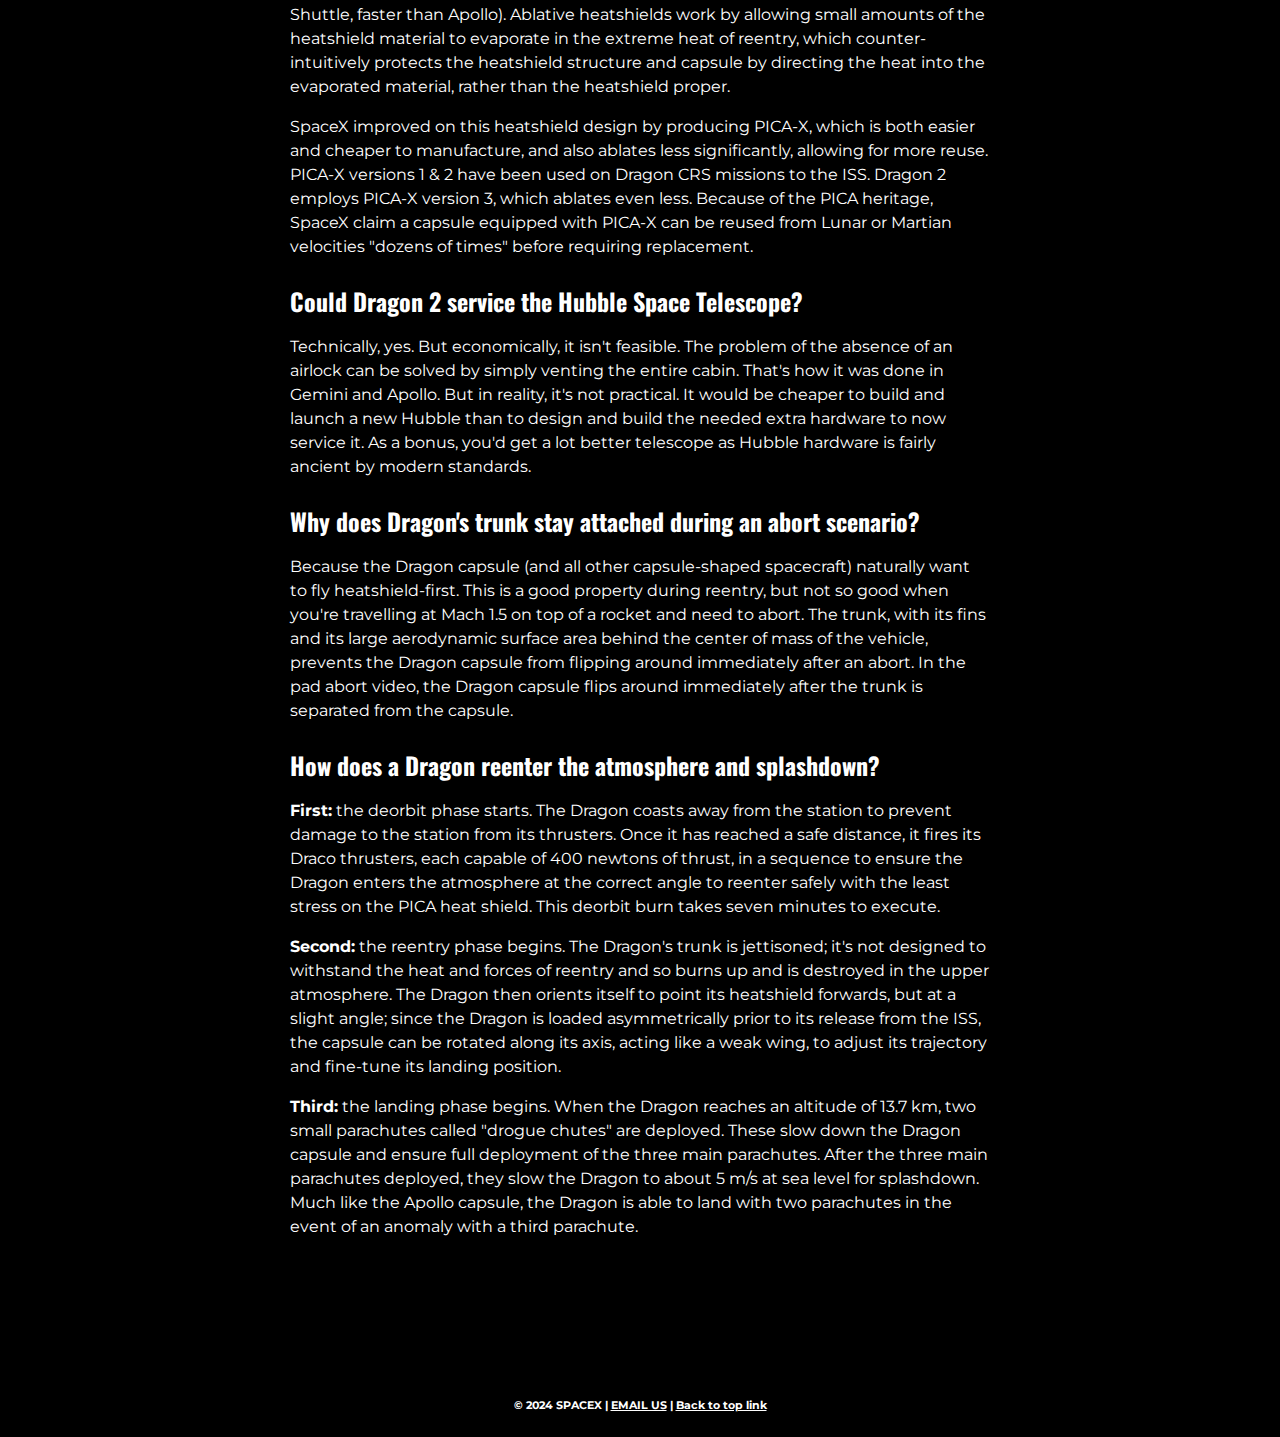
<file: dragon-final/faqs.html>
<!DOCTYPE html>
<html lang="en">

<head>
  <title>SpaceX Dragon</title>
  <meta charset="UTF-8">
  <meta name="description" content="First Private Spacecraft to the Space Station">
  <meta name="viewport" content="width=device-width, initial-scale=1.0">
  <meta name="author" content="Elena Nikolaeva">
  <meta name="robots" content="noindex">
  <link href="assets/css/style.css" rel="stylesheet" />
  <link rel="preconnect" href="https://fonts.googleapis.com">
  <link rel="preconnect" href="https://fonts.gstatic.com" crossorigin>
  <link href="https://fonts.googleapis.com/css2?family=Oswald:wght@200..700&display=swap" rel="stylesheet">
  <link rel="preconnect" href="https://fonts.googleapis.com">
<link rel="preconnect" href="https://fonts.gstatic.com" crossorigin>
<link href="https://fonts.googleapis.com/css2?family=Montserrat:ital,wght@0,100..900;1,100..900&display=swap" rel="stylesheet">

</head>

<body>
  <main>
    <header role="banner" class="primary">
      <nav role="navigation">
        <ul>
          <li><a href="index.html">HOME PAGE</a></li>
          <li><a href="history.html">HISTORY</a></li>
          <li><a href="faqs.html">FAQs</a></li>
          <li><a href="contact.html">CONTACT</a></li>
        
        </ul>
      </nav>
      <img src="assets/img/SpaceX-Logo.png" alt="SpaceX Logo" class="img-left"/>
      <img src="assets/img/logo11.png" alt="Dragon Logo" class="img-right" />
      <div class="hgroup">
        <h1>DRAGON</h1>
        <h2>FIRST PRIVATE SPACECRAFT TO THE SPACE STATION</h2>
      </div>

    </header>
    <section id="content" class="container">
      <h2>FREQUENTLY ASKED QUESTIONS</h2>
        <h3>Could SpaceX send a Dragon to the Moon?</h3>
      <p>The Dragon could easily be sent to lunar orbit, but would not be able to land. The Falcon Heavy can throw about 16,000 kilograms (when configured to be expendable) on 
        a trans-lunar injection orbit, so it can send a Dragon 2 capsule to the moon with quite a lot of margin. However, in order to land on a surface you need to slow down 
        from orbital velocity, which requires you to change your velocity by a certain amount (which is called your ∆V, literally "change in velocity"). Dragon 2 carries only a 
        small amount of propellant and can only deliver a small amount of ∆V because of that. The exact amount is less than 500m/s, which doesn't come close to the ~1870 m/s 
        needed to land on the moon. It may be possible to do it with two FH launches but that would require additional technology development.</p>
      
      <h3>What is Red Dragon?</h3>
        <p>Red Dragon is a proposed NASA/SETI Institute mission to send a modified Dragon capsule atop a Falcon Heavy to the Martian surface. The mission would be an unmanned 
          scientific lander, and the heaviest object ever to be placed on Mars - it alone could carry an additional 2 metric tons of cargo and equipment down to the surface. 
          There have been no official announcements about the mission from SpaceX as the mission design architecture is not managed by them, and there is currently no indication
           that the project will be funded.</p>
      
      <h3>Will the Dragon be used for a manned mission to Mars?</h3>
           <p>No. Dragon is too cramped, and would need significant improvements in the life support system to last throughout the long journey. Elon Musk himself has stated 
            that Dragon 2 can support seven astronauts for "several days".</p>
      
      <h3>Why does the dragon "berth" to the ISS instead of dock?</h3>
          <p>The current version of Dragon physically cannot dock, and can only berth. This is because it has a Common Berthing Mechanism (CBM) port, and not a NASA Docking 
              System (NDS) port. The advantage of the CBM is that it's 50 inch (1270 mm) in diameter, whereas the NDS is only a 800 mm (31.5 inches) wide. The disadvatage of 
              berthing is that it's a tedious process whereby astronauts carefully maneuver the capsule into place using Canadarm, and then physically bolt the CBM ports 
              together. To unberth, the reverse must occur. Docking by contrast is autonomous, and much faster in both directions.</p>
      
      <h3>Can Dragon 1 be used to evacuate the International Space Station?</h3>
          <p>The Dragon 1 would make a very poor lifeboat for the ISS. The CRS Dragon does not dock, instead it "berths" to the ISS - this is not automated/machine 
                  controlled. Berthing is a tedious process whereby astronauts carefully maneuver the capsule into place using Canadarm, and then physically bolt the CBM ports 
                  together. To unberth, the reverse must occur. It is a very slow process; far too slow for a quick escape. There are two Soyuzes attached to Station that are 
                  always there and ready to at a moments notice, so it is difficult to imagine a scenario where you'd have to use Dragon as a escape pod... In addition, on top 
                  of providing a slow evacuation, the Dragon is only there a month at a time, once every ~6 months or so, has no seats, and is likely to be (at least partially) 
                  filled with cargo.</p>
      
      <h3>Can Dragon or Dragon 2 reboost the International Space Station?</h3>
          <p>In all likelihood, no. There are lots of reasons why this would not work: Dragon does not carry enough fuel to reboost the station, the SuperDraco engines 
                    are far too powerful, the docking ports Dragon use are incapable of handling the force, the Dragon would not be firing through the station's center of mass, 
                    and the Dragon does not have the necessary connections to provide station Guidance, Navigation, & Control. Current solutions to reboosting work perfectly 
                    fine. Using Dragon would be too complicated and requires too much effort, whereas current solutions of reboosting the ISS are perfectly capable of doing so 
                    without modification.</p>
      
      <h3>How much Delta V does the Dragon 2 have?</h3>
        <p>According to Hans Koenigsmann at the Dragon Pad Abort press conference, the Dragon 2 weighs 21000 lbs (9525 kg), 3500 lbs (1588 kg) of which is propellant. Assuming 
          the SuperDracos have an specific impulse of 235 s, that means the total delta-v of the Dragon 2 is 420 m/s.</p>
      
      <h3>What would happen if one of Dragon 2's SuperDraco thrusters were to fail during landing?</h3>
        <p>Dragon 2 can lose up to two of its eight SuperDraco thrusters without any problems. The engines will be test-fired at a certain height to check everything as it 
          descends towards landing, should there be a problem parachutes will be deployed, and the craft will splash down in the Atlantic Ocean. There is no chance of a 
          parachute landing on land in this case because the thrusters are required to actively control the vehicle to make sure it descends over land.</p>
      
      <h3>Will SuperDraco replace Draco?</h3>
      <p>No they won't, as they are designed for entirely different applications. Draco engines have a thrust of 400 N and are used for in-orbit manouvering, orbit adjustments, 
        fine guidance, orientation, and deorbiting. SuperDraco engines put out 73,000 N of thrust, that makes them 182.5 times more powerful. In fact, a single SuperDraco engine 
        is more powerful than the Kestrel upper stage engine of Falcon 1. Firing these in proximity to the ISS would likely obliterate the station.</p>
        <p>Even though they can throttle down to 20% (making them merely 36.5 times as powerful as a Draco), to maintain a steady attitude, you'd likely have to fire at least 
          another engine on the opposite side simultaneously.</p>
      
      <h3>What is PICA-X? Does PICA-X ablate?</h3>
      <p>PICA stands for 'Phenolic Impregnated Carbon Ablator', and yes it does. It was the material used to coat the Stardust capsule that returned to Earth from interplanetary 
        velocities in 2006, and was patented by NASA in the 1990's for use on the mission as no other heatshield material would be able to withstand the extreme heat and speeds 
        that the mission heatshield would be required to handle (70% faster than the Space Shuttle, faster than Apollo). Ablative heatshields work by allowing small amounts of 
        the heatshield material to evaporate in the extreme heat of reentry, which counter-intuitively protects the heatshield structure and capsule by directing the heat into 
        the evaporated material, rather than the heatshield proper.</p>
        <p>SpaceX improved on this heatshield design by producing PICA-X, which is both easier and cheaper to manufacture, and also ablates less significantly, allowing for more 
          reuse. PICA-X versions 1 & 2 have been used on Dragon CRS missions to the ISS. Dragon 2 employs PICA-X version 3, which ablates even less. Because of the PICA heritage, 
          SpaceX claim a capsule equipped with PICA-X can be reused from Lunar or Martian velocities "dozens of times" before requiring replacement.</p>
      
      <h3>Could Dragon 2 service the Hubble Space Telescope?</h3>
      <p>Technically, yes. But economically, it isn't feasible. The problem of the absence of an airlock can be solved by simply venting the entire cabin. That's how it was done 
        in Gemini and Apollo. But in reality, it's not practical. It would be cheaper to build and launch a new Hubble than to design and build the needed extra hardware to now 
        service it. As a bonus, you'd get a lot better telescope as Hubble hardware is fairly ancient by modern standards.</p>
      
      <h3>Why does Dragon's trunk stay attached during an abort scenario?</h3>
        <p>Because the Dragon capsule (and all other capsule-shaped spacecraft) naturally want to fly heatshield-first. This is a good property during reentry, but not so good 
          when you're travelling at Mach 1.5 on top of a rocket and need to abort. The trunk, with its fins and its large aerodynamic surface area behind the center of mass of 
          the vehicle, prevents the Dragon capsule from flipping around immediately after an abort. In the pad abort video, the Dragon capsule flips around immediately after the 
          trunk is separated from the capsule.</p>
      
      <h3>How does a Dragon reenter the atmosphere and splashdown?</h3>
      <p><strong>First:</strong> the deorbit phase starts. The Dragon coasts away from the station to prevent damage to the station from its thrusters. Once it has reached a safe distance, it 
        fires its Draco thrusters, each capable of 400 newtons of thrust, in a sequence to ensure the Dragon enters the atmosphere at the correct angle to reenter safely with the 
        least stress on the PICA heat shield. This deorbit burn takes seven minutes to execute.</p>
        <p><strong>Second:</strong> the reentry phase begins. The Dragon's trunk is jettisoned; it's not designed to withstand the heat and forces of reentry and so burns up and is destroyed in 
          the upper atmosphere. The Dragon then orients itself to point its heatshield forwards, but at a slight angle; since the Dragon is loaded asymmetrically prior to its 
          release from the ISS, the capsule can be rotated along its axis, acting like a weak wing, to adjust its trajectory and fine-tune its landing position.</p>
      <p><strong>Third:</strong> the landing phase begins. When the Dragon reaches an altitude of 13.7 km, two small parachutes called "drogue chutes" are deployed. These slow down the Dragon 
        capsule and ensure full deployment of the three main parachutes. After the three main parachutes deployed, they slow the Dragon to about 5 m/s at sea level for splashdown. 
        Much like the Apollo capsule, the Dragon is able to land with two parachutes in the event of an anomaly with a third parachute.</p>
    </section>

    <footer id="colophon" role="contentinfo">
      <h6>&copy; 2024 SPACEX | <a href="mailto:spacex@email.com">EMAIL US</a> | <a href="#top">Back to top link</a></h6>
    </footer>
  </main>
</body>

</html>
</file>
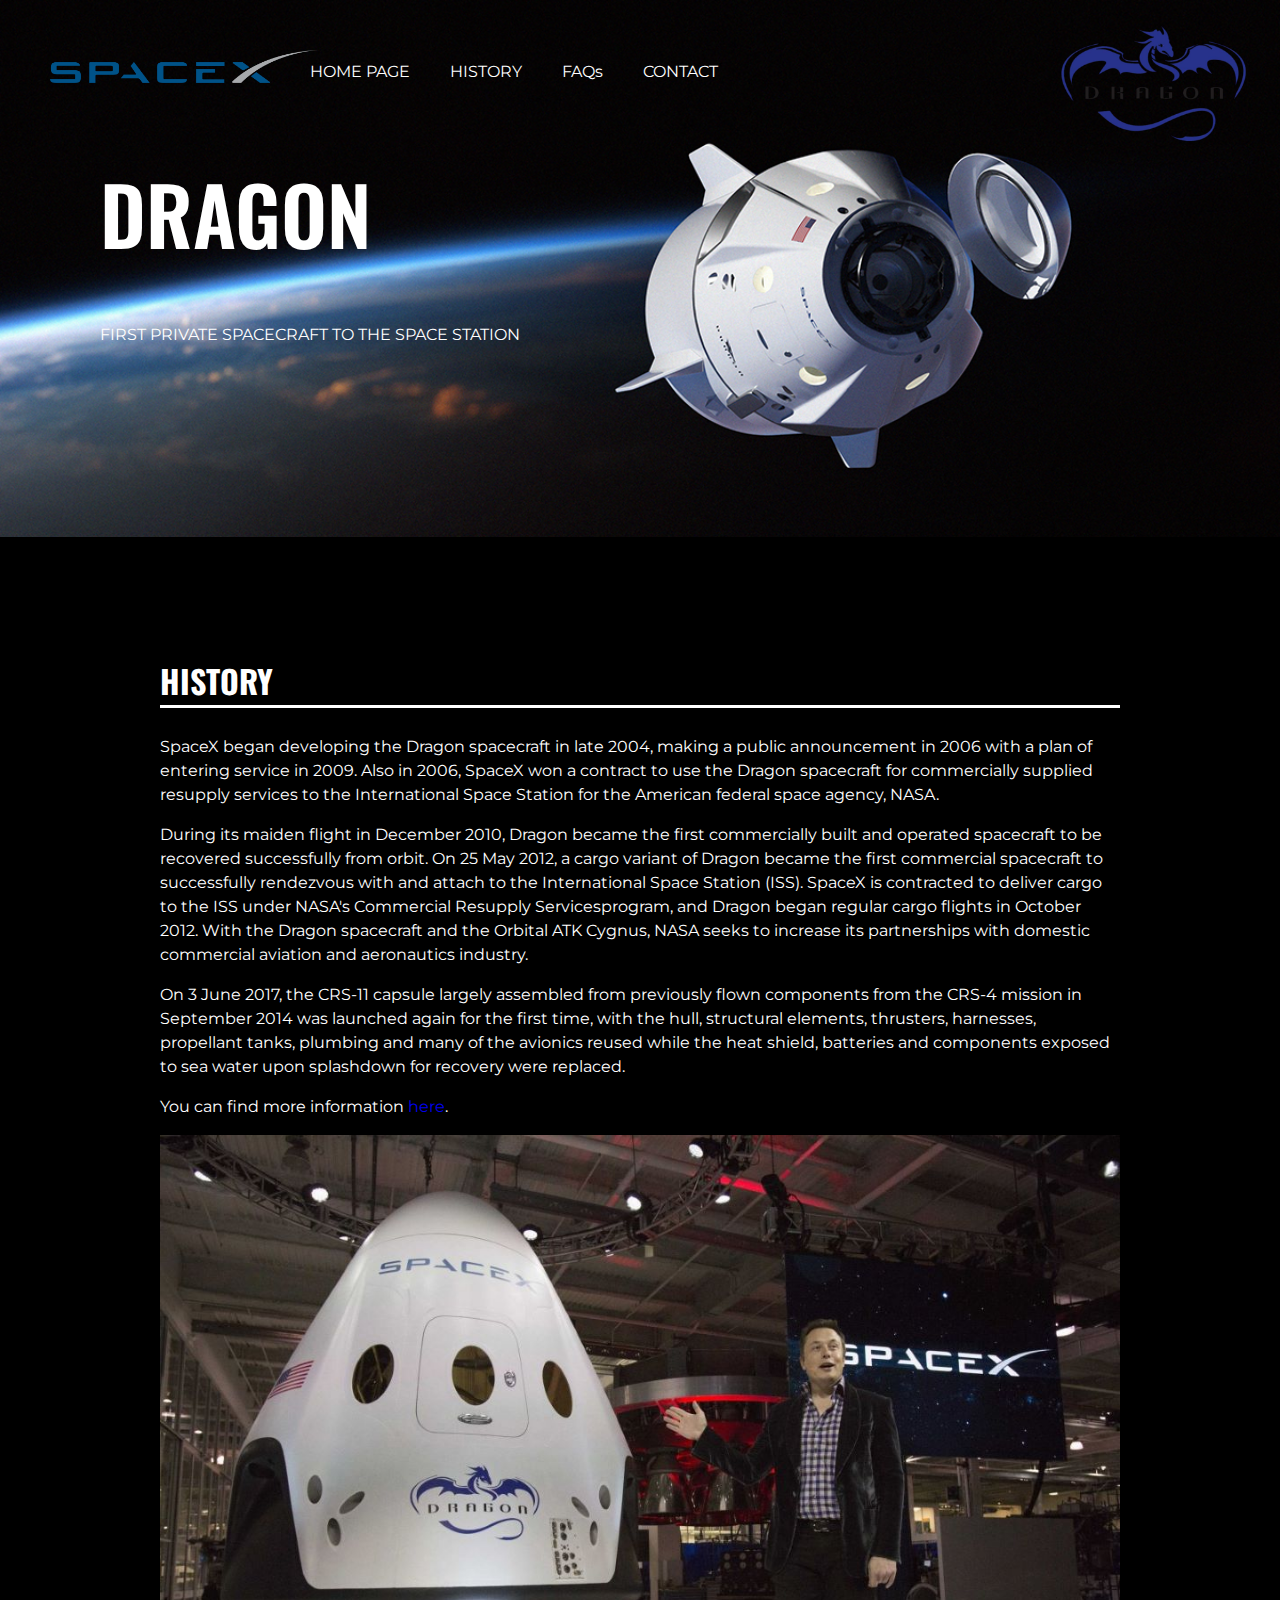
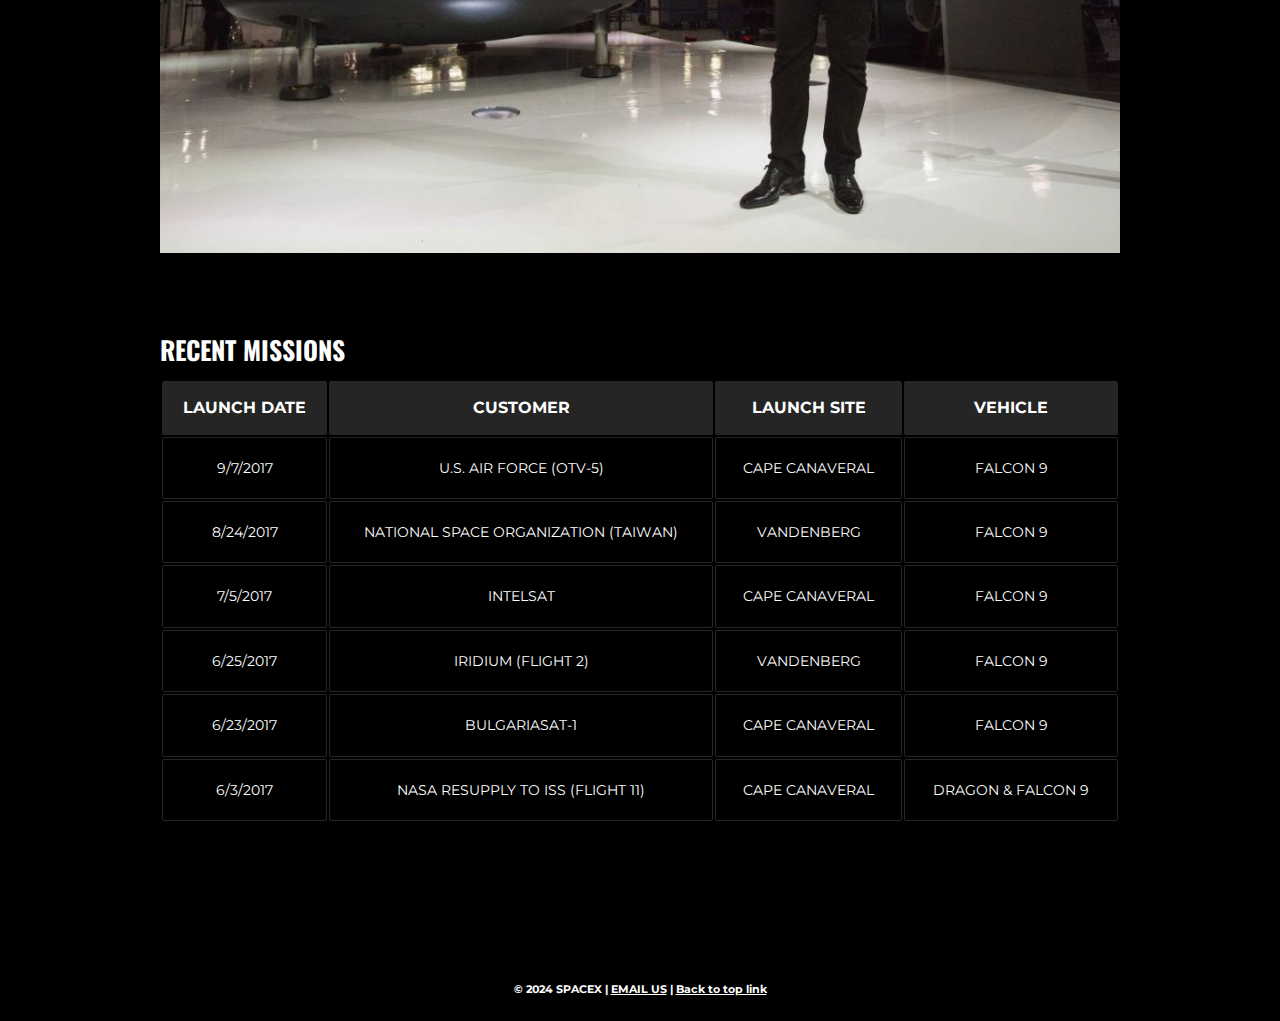
<file: dragon-updated/history.html>
<!DOCTYPE html>
<html lang="en">

<head>
  <title>SpaceX Dragon</title>
  <meta charset="UTF-8">
  <meta name="description" content="First Private Spacecraft to the Space Station">
  <meta name="viewport" content="width=device-width, initial-scale=1.0">
  <meta name="author" content="Elena Nikolaeva">
  <meta name="robots" content="noindex">
  <link href="assets/css/style.css" rel="stylesheet" />
  <link rel="preconnect" href="https://fonts.googleapis.com">
  <link rel="preconnect" href="https://fonts.gstatic.com" crossorigin>
  <link href="https://fonts.googleapis.com/css2?family=Oswald:wght@200..700&display=swap" rel="stylesheet">
  <link rel="preconnect" href="https://fonts.googleapis.com">
<link rel="preconnect" href="https://fonts.gstatic.com" crossorigin>
<link href="https://fonts.googleapis.com/css2?family=Montserrat:ital,wght@0,100..900;1,100..900&display=swap" rel="stylesheet">

</head>

<body>
  <main>
    <header role="banner" class="primary">
      <nav role="navigation">
        <ul>
          <li><a href="index.html">HOME PAGE</a></li>
          <li><a href="history.html">HISTORY</a></li>
          <li><a href="faqs.html">FAQs</a></li>
          <li><a href="contact.html">CONTACT</a></li>
        
        </ul>
      </nav>
      <img src="assets/img/SpaceX-Logo.png" alt="SpaceX Logo" class="img-left"/>
      <img src="assets/img/logo11.png" alt="Dragon Logo" class="img-right" />
      <div class="hgroup">
        <h1>DRAGON</h1>
        <h2>FIRST PRIVATE SPACECRAFT TO THE SPACE STATION</h2>
      </div>

    </header>
    <section id="content" class="container">
      <h2>HISTORY</h2>
      <p>SpaceX began developing the Dragon spacecraft in late 2004, making a public announcement in 2006 with a plan of entering service in 2009. Also in 2006, SpaceX won a
      contract to use the Dragon spacecraft for commercially supplied resupply services to the International Space Station for the American federal space agency, NASA.</p>

<p>During its maiden flight in December 2010, Dragon became the first commercially built and operated spacecraft to be recovered successfully from orbit. On 25 May 2012, a cargo 
  variant of Dragon became the first commercial spacecraft to successfully rendezvous with and attach to the International Space Station (ISS). SpaceX is contracted to deliver 
  cargo to the ISS under NASA's Commercial Resupply Servicesprogram, and Dragon began regular cargo flights in October 2012.  With the Dragon spacecraft and the Orbital ATK 
  Cygnus, NASA seeks to increase its partnerships with domestic commercial aviation and aeronautics industry.</p>

<p>On 3 June 2017, the CRS-11 capsule largely assembled from previously flown components from the CRS-4 mission in September 2014 was launched again for the first time, with 
the hull, structural elements, thrusters, harnesses, propellant tanks, plumbing and many of the avionics reused while the heat shield, batteries and components exposed 
to sea water upon splashdown for recovery were replaced.</p>

<p>You can find more information <a href="https://en.wikipedia.org/wiki/SpaceX_Dragon" title="Dragon Wikipedia">here</a>.</p>

<img src="assets/img/dragon-capsule-5.jpg" alt="capsule 5"/>

<table>
<caption>RECENT MISSIONS</caption>
<tr><th scope="col">LAUNCH DATE</th><th scope="col">CUSTOMER</th><th scope="col">LAUNCH SITE</th><th scope="col">VEHICLE</th></tr>
<tr><td>9/7/2017</td><td>U.S. AIR FORCE (OTV-5)</td><td>CAPE CANAVERAL</td><td>FALCON 9</td></tr>
<tr><td>8/24/2017</td><td>NATIONAL SPACE ORGANIZATION (TAIWAN)</td><td>VANDENBERG</td><td>FALCON 9</td></tr>
<tr><td>7/5/2017</td><td>INTELSAT</td><td>CAPE CANAVERAL</td><td>FALCON 9</td></tr>
<tr><td>6/25/2017</td><td>IRIDIUM (FLIGHT 2)</td><td>VANDENBERG</td><td>FALCON 9</td></tr>
<tr><td>6/23/2017</td><td>BULGARIASAT-1</td><td>CAPE CANAVERAL</td><td>FALCON 9</td></tr>
<tr><td>6/3/2017</td><td>NASA RESUPPLY TO ISS (FLIGHT 11)</td><td>CAPE CANAVERAL</td><td>DRAGON & FALCON 9</td></tr>
  </table>

</section>

    <footer id="colophon" role="contentinfo">
      <h6>&copy; 2024 SPACEX | <a href="mailto:spacex@email.com">EMAIL US</a> | <a href="#top">Back to top link</a></h6>
    </footer>
  </main>
</body>

</html>
</file>
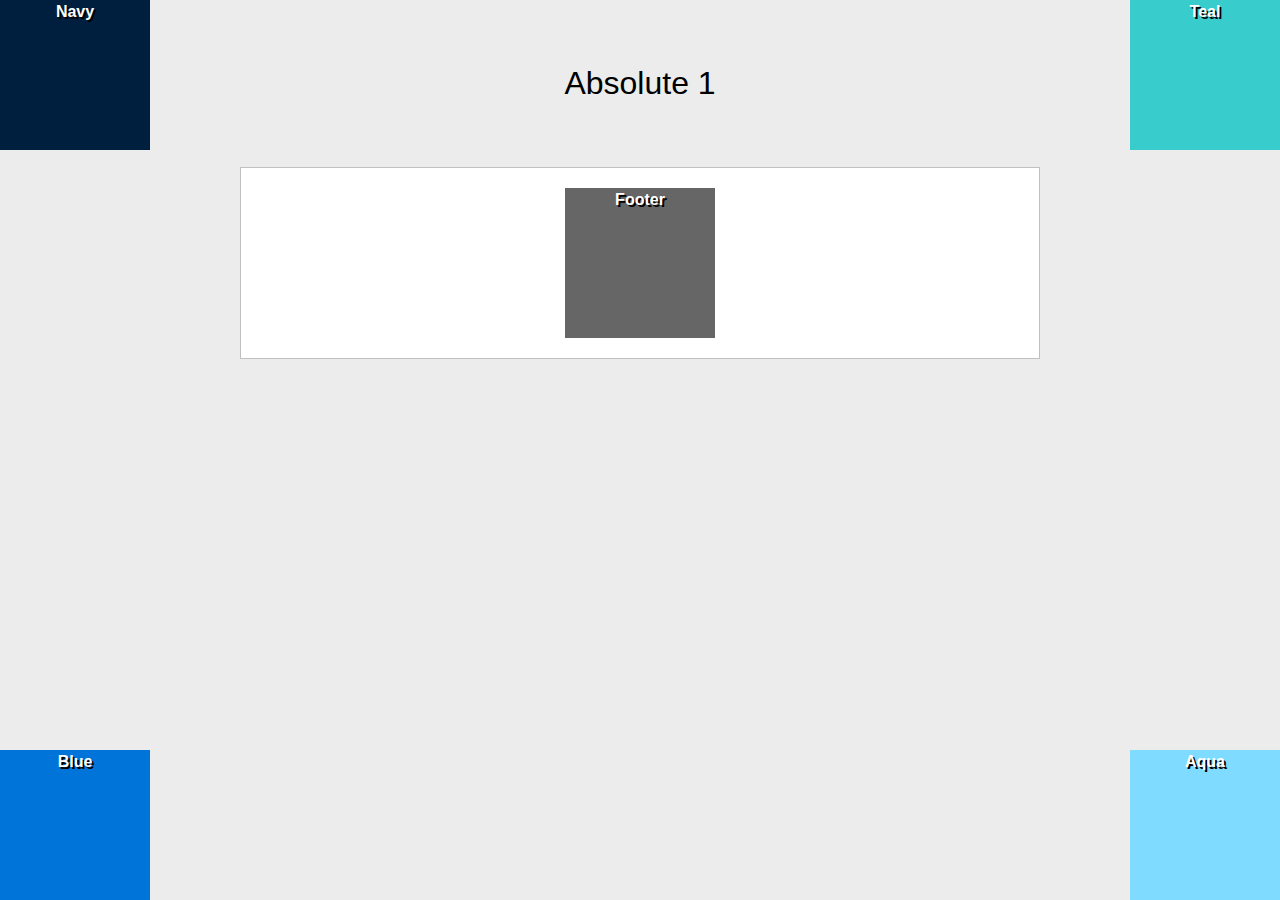
<file: positioning-lab/absolute-1.html>
<!DOCTYPE html>
<html lang="en">

<head>
  <meta charset="UTF-8">
  <meta http-equiv="X-UA-Compatible" content="IE=edge">
  <meta name="viewport" content="width=device-width, initial-scale=1.0">
  <title>Positioning Lab</title>
  <style type="text/css">
    /* ---------------Box Sizing----------------- */
    html {
      box-sizing: border-box;
    }
    *,
    *:before,
    *:after {
      box-sizing: inherit;
    }
    body {
      background-color: #ECECEC;
      font-weight: bold;
      font-family: Tahoma, Geneva, sans-serif;
      color: #FFF;
      text-align: center;
      line-height: 24px;
    }
    #wrapper {
      background-color: #FFF;
      border: 1px solid #c0c0c0;
      width: 800px;
      margin-right: auto;
      margin-left: auto;
      text-shadow: 2px 2px #000;
    }
    #navy {
      background-color: #001f3f;
      position:absolute;
      top:0;
      left:0;
      width:150px;
      height:150px;
    }
    #teal {
      background-color: #39CCCC;
      position:absolute;
      top:0;
      right:0;
      width:150px;
      height:150px;
    }
    #blue {
      background-color: #0074D9;
      position:absolute;
      bottom:0;
      left:0;
      width:150px;
      height:150px;
    }
    #aqua {
      background-color: #7FDBFF;
      position:absolute;
      bottom:0;
      right:0;
      width:150px;
      height:150px;
    }
    #footer {
      background-color: #666;
      margin: 20px auto;
      width:150px;
      height:150px;
    }
    h1 {
      color: #000;
      font-weight: normal;
      padding: 50px;
    }
  </style>
</head>
<body>
  <h1>Absolute 1</h1>
  <section id="wrapper">
    <div id="navy">Navy</div>
    <div id="teal">Teal</div>
    <div id="blue">Blue</div>
    <div id="aqua">Aqua</div>
    <div id="footer">Footer</div>
  </section>
</body>

</html>
</file>
<file: assets/css/style.css>
/*  ---------------Box Sizing-----------------  */

html {
    box-sizing: border-box;
  }
  *,
  *:before,
  *:after {
    box-sizing: inherit;
  }
  
  
  /*  --------------- Utility Classes -----------------  */
  
  .container{
    max-width: 960px;
    width:80vw;
    margin:40px auto;
  }


body{
    background-image: url("data:image/svg+xml,%3Csvg xmlns='http://www.w3.org/2000/svg' width='40' height='40' viewBox='0 0 40 40'%3E%3Cg fill-rule='evenodd'%3E%3Cg fill='%23759CA1' fill-opacity='0.2'%3E%3Cpath d='M0 38.59l2.83-2.83 1.41 1.41L1.41 40H0v-1.41zM0 1.4l2.83 2.83 1.41-1.41L1.41 0H0v1.41zM38.59 40l-2.83-2.83 1.41-1.41L40 38.59V40h-1.41zM40 1.41l-2.83 2.83-1.41-1.41L38.59 0H40v1.41zM20 18.6l2.83-2.83 1.41 1.41L21.41 20l2.83 2.83-1.41 1.41L20 21.41l-2.83 2.83-1.41-1.41L18.59 20l-2.83-2.83 1.41-1.41L20 18.59z'/%3E%3C/g%3E%3C/g%3E%3C/svg%3E");    font-family: "Nunito", sans-serif;
    background-color:#1F484D;
}  
 
h1{
    font-weight:bold;
    color: #fff;
    text-align: center;
    text-shadow: 1.5px 1.5px #0C2F33;
    padding-top: 10px;
    font-size:2.5rem;
}

nav{
    max-width: 900px;
    margin: 20px auto;
}

ul {
    display: flex;
    flex-direction: column;
    text-align: center;
  }
  
ul li {
    list-style-type: none;
    padding: 20px;
  }
  
li{
  font-weight:bold;
  color: #CCC5A3;
  text-align: center;
  text-shadow: 1.5px 1.5px #0C2F33;
  padding-top: 10px;
  font-size:1.5rem;
}

ul ul{
  padding:10px 0;
  display: grid;
  grid-template-columns: 1fr 1fr;
}

nav a {
    font-weight:bold;
    font-size:1.1rem;
    color: #fff;
    text-shadow: 1px 1px #0C2F33;
    text-decoration: none;
    background-color: rgba(7, 34, 37, 0.637);
    padding: 7.5px 40px;
    margin: 40px;
    border-radius: 50px;
    border: 2px solid #CCC5A3;
    transition: 0.4s;
  }
  
nav a:hover {
    background-color: rgba(7, 34, 37, 0.8);
  }


h2{
  font-weight:bold;
  color: #fff;
  text-align: center;
  text-shadow: 1.5px 1.5px #0C2F33;
  padding-top: 10px;
  font-size:1.5rem;
}

p{    
  color: #fff;
  text-shadow: 1.5px 1.5px #0C2F33;
  padding-top: 10px;
  font-size:1.2rem;
}



@media screen and (max-width: 600px) {
    header.primary ul {
      flex-direction: column;
      gap:10px;
      max-width:250px;
      margin:auto;
    }
    header.primary nav a{
        display:block;
      }
  }
</file>
<file: dragon-final/assets/css/style.css>
html {
    box-sizing: border-box;
  }
  *,
  *:before,
  *:after {
    box-sizing: inherit;
  }


img{
  max-width:100%;
}


.container{
  max-width: 960px;
  width:80vw;
  margin: 40px auto;
}

.img-right{
  position:absolute;
  top:20px;
  right:25px;
    width: 200px;
  }

  .img-left{
    position:absolute;
    top:50px;
    left:50px;
    width: 270px;
  }

  .img-text{
    float:right;
    width: 50%;
    margin-bottom: 4rem;
    margin-left: 3rem;
  }





body{
    background-color: #000000;
    font-family: "Montserrat", sans-serif;
    font-weight: 400;
    margin:0; 
    color:#ffffff
    }
    
    header.primary {
    background-image: url("../img/drag.png");
    background-size:cover;
    color:#ffffff;
    padding: 100px;  
    text-align:left; 
    }

  
  
    
    header.primary h1 {
      font-size: 5rem;
      font-family: "Oswald", sans-serif;
      font-weight: 600;

    }
    
    header.primary h1 a{
      color:#ffffff;
      text-decoration:none;
    }
    
    header.primary h2 {
      font-size: 1rem;
      font-family: "Montserrat", sans-serif;
      font-weight: 400; 
      padding-bottom: 5rem;
    }
    
    header.primary nav{
      max-width: 900px;
      position:absolute;
      top:45px;
      left:250px;
    }
    
    header.primary ul {
      display:flex;
      flex-direction: row;
      justify-content:space-between;
    }
    
    header.primary ul li{
      list-style-type:none;
    }
    
    header.primary nav a{
      color:#fff;
      text-decoration:none;
      padding:7.5px 20px;
      transition:.4s;
    }
    
    header.primary nav a:hover{
      color:#969696;
    }
    
    #content{
      line-height:1.5;
      }
      
    #content h2{
      padding-top: 5rem;
      font-size: 2rem;
      font-family: "Oswald", sans-serif;
      border-bottom: #fff solid ;
    }

    #content h3{
      font-size: 1.5rem;
      font-family: "Oswald", sans-serif;
    }
    
    #content h3{
     margin-bottom: 0;
     padding: 0;
    }

    #content h4{
      margin-bottom: 2rem;
      padding: 0;
 
     }

    #content dt{
      margin-bottom: 1rem;
    }

    #content dd{
      margin-bottom: 2.5rem;
      width: 50%;
    }

    #content a{
text-decoration: none;
    }

    table{  
      width: 100%;
      margin:20px 0;
      border-radius:5px;
    }
    caption{
      font-size:1.6rem;
      color: #ffffff;
      font-weight:bold;
      margin-bottom:10px;
      margin-top: 50px;
      font-family: "Oswald", sans-serif;
      text-align: left;
    }
    
    th{
      background-color:#252525;
      color:#ffffff;
      padding:15px;
      border-radius: 2px;
    }

    td{
      padding:20px;
      text-align: center;        
      border:1px solid #252525;
      border-radius: 2px;
      font-size: 0.85rem;
    }

    .container{
      margin:40px auto;
      width:70vw;
      /* Set Max Content Width */
      max-width:700px;
  }
  
  /* Customize Previous/Next/Dots/Autoplay */
  
  .slick-autoplay-toggle-button,
  .slick-prev .slick-prev-icon, .slick-next .slick-next-icon,
  .slick-dots li button .slick-dot-icon,
  .slick-dots li.slick-active button .slick-dot-icon {
    color: white;
  }
  
  /* Customize Previous/Next/Dots/Autoplay - Active State */
  
  .slick-next:focus .slick-next-icon,
  .slick-next:focus .slick-prev-icon,
  .slick-prev:focus .slick-next-icon,
  .slick-prev:focus .slick-prev-icon,
  .slick-dots li button:focus .slick-dot-icon:before,
  .slick-dots li.slick-active button:focus .slick-dot-icon,
  .slick-autoplay-toggle-button:focus 
  {
      color:rgb(255, 255, 255);
  }


      #colophon{
        text-align:center;
        margin-top: 10rem;
        font-family: "Montserrat", sans-serif;
      }

      #colophon a{
        color: #fff;
      }
      
      
      
      
      
      
      
      
      
      
      
      
      
      
      
      
      
      
      
      
      
      
      
      
      
      
      
      
      
      
      @media screen and (max-width: 600px) {
        header.primary ul {
          flex-direction: column;
          gap:10px;
          max-width:250px;
          margin:auto;
        }
        header.primary nav a{
          display:block;
        }
      }
</file>
<file: dragon/assets/css/style.css>
html {
    box-sizing: border-box;
  }
  *,
  *:before,
  *:after {
    box-sizing: inherit;
  }


img{
  max-width:100%;
}


.container{
  max-width: 960px;
  width:80vw;
  margin: 40px auto;
}

.img-right{
  position:absolute;
  top:20px;
  right:25px;
    width: 220px;
  }

  .img-left{
    position:absolute;
    top:50px;
    left:50px;
    width: 300px;
  }

  .img-text{
    float:right;
    width: 50%;
    margin-bottom: 4rem;
    margin-left: 3rem;
  }





body{
    background-color: #000000;
    font-family: "Montserrat", sans-serif;
    font-weight: 400;
    margin:0; 
    color:#ffffff
    }
    
    header.primary {
    background-image: url("../img/drag.png");
    background-size:cover;
    color:#ffffff;
    padding: 100px;  
    text-align:left; 
    }

  
  
    
    header.primary h1 {
      font-size: 5rem;
      font-family: "Oswald", sans-serif;
      font-weight: 600;

    }
    
    header.primary h1 a{
      color:#ffffff;
      text-decoration:none;
    }
    
    header.primary h2 {
      font-size: 1rem;
      font-family: "Montserrat", sans-serif;
      font-weight: 400; 
      padding-bottom: 5rem;
    }
    
    header.primary nav{
      max-width: 900px;
      margin: 40px auto;
    }
    
    header.primary ul {
      display:flex;
      flex-direction: row;
      justify-content:space-evenly ;
    }
    
    header.primary ul li{
      list-style-type:none;
    }
    
    header.primary nav a{
      color:#fff;
      text-decoration:none;
      padding:7.5px 20px;
      transition:.4s;
    }
    
    header.primary nav a:hover{
      color:#969696;
    }
    
    #content{
      line-height:1.5;
      }
      
    #content h2{
      padding-top: 5rem;
      font-size: 2rem;
      font-family: "Oswald", sans-serif;
      border-bottom: #fff solid ;
    }

    #content h3{
      font-size: 1.5rem;
      font-family: "Oswald", sans-serif;
    }
    
    #content h3{
     margin-bottom: 0;
     padding: 0;
    }

    #content h4{
      margin-bottom: 2rem;
      padding: 0;
 
     }

    #content dt{
      margin-bottom: 1rem;
    }

    #content dd{
      margin-bottom: 2.5rem;
      width: 50%;
    }

      
      #colophon{
        text-align:center;
        margin-top: 10rem;
        font-family: "Montserrat", sans-serif;
      }

      #colophon a{
        color: #fff;
      }
      
      
      
      
      
      
      
      
      
      
      
      
      
      
      
      
      
      
      
      
      
      
      
      
      
      
      
      
      
      
      @media screen and (max-width: 600px) {
        header.primary ul {
          flex-direction: column;
          gap:10px;
          max-width:250px;
          margin:auto;
        }
        header.primary nav a{
          display:block;
        }
      }
</file>
<file: syrniki/assets/css/style.css>
/*  ---------------Box Sizing-----------------  */

html {
    box-sizing: border-box;
  }
  *,
  *:before,
  *:after {
    box-sizing: inherit;
  }
  
  
  /*  --------------- Utility Classes -----------------  */
  
  .container{
    max-width: 960px;
    width:80vw;
    margin:40px auto;
  }


body{
    background-image:  url("../img/3l3rnhb84rn81.jpg");
    background-size:cover;
   
    
}  
 
h1{
    font-weight:bold;
    color: #fff;
    text-align: center;
    text-shadow: 2px 2px #000000;
    padding-top: 10px;
    font-size:2.5rem;
}

ul {
    display: flex;
    flex-direction: column;
    text-align: center;
  }
  
  ul li {
    list-style-type: none;
    padding: 20px;
  }


ul a {
    font-weight:bold;
    font-size:1.5rem;
    color: #fff;
    text-shadow: 2px 2px #000000;
    text-decoration: none;
    background-color: rgba(133, 6, 6, 0.65);
    padding: 7.5px 40px;
    margin: 40px;
    border-radius: 50px;
    border: 2px solid #ce2f2f;
    transition: 0.4s;
  }
  
ul a:hover {
    background-color: rgba(119, 0, 0, 0.8);
  }


p{    
  color: #fff;
  text-align: center;
  
  background-color: rgba(133, 6, 6, 0.65);
  text-shadow: 2px 2px #000000;
padding: 5px;
margin: 0;
  font-size:1.5rem;
}


@media screen and (max-width: 600px) {
    header.primary ul {
      flex-direction: column;
      gap:10px;
      max-width:250px;
      margin:auto;
    }
    header.primary nav a{
        display:block;
      }
  }
</file>
<file: dragon-updated/assets/css/style.css>
html {
    box-sizing: border-box;
  }
  *,
  *:before,
  *:after {
    box-sizing: inherit;
  }


img{
  max-width:100%;
}


.container{
  max-width: 960px;
  width:80vw;
  margin: 40px auto;
}

.img-right{
  position:absolute;
  top:20px;
  right:25px;
    width: 200px;
  }

  .img-left{
    position:absolute;
    top:50px;
    left:50px;
    width: 270px;
  }

  .img-text{
    float:right;
    width: 50%;
    margin-bottom: 4rem;
    margin-left: 3rem;
  }





body{
    background-color: #000000;
    font-family: "Montserrat", sans-serif;
    font-weight: 400;
    margin:0; 
    color:#ffffff
    }
    
    header.primary {
    background-image: url("../img/drag.png");
    background-size:cover;
    color:#ffffff;
    padding: 100px;  
    text-align:left; 
    }

  
  
    
    header.primary h1 {
      font-size: 5rem;
      font-family: "Oswald", sans-serif;
      font-weight: 600;

    }
    
    header.primary h1 a{
      color:#ffffff;
      text-decoration:none;
    }
    
    header.primary h2 {
      font-size: 1rem;
      font-family: "Montserrat", sans-serif;
      font-weight: 400; 
      padding-bottom: 5rem;
    }
    
    header.primary nav{
      max-width: 900px;
      position:absolute;
      top:45px;
      left:250px;
    }
    
    header.primary ul {
      display:flex;
      flex-direction: row;
      justify-content:space-between;
    }
    
    header.primary ul li{
      list-style-type:none;
    }
    
    header.primary nav a{
      color:#fff;
      text-decoration:none;
      padding:7.5px 20px;
      transition:.4s;
    }
    
    header.primary nav a:hover{
      color:#969696;
    }
    
    #content{
      line-height:1.5;
      }
      
    #content h2{
      padding-top: 5rem;
      font-size: 2rem;
      font-family: "Oswald", sans-serif;
      border-bottom: #fff solid ;
    }

    #content h3{
      font-size: 1.5rem;
      font-family: "Oswald", sans-serif;
    }
    
    #content h3{
     margin-bottom: 0;
     padding: 0;
    }

    #content h4{
      margin-bottom: 2rem;
      padding: 0;
 
     }

    #content dt{
      margin-bottom: 1rem;
    }

    #content dd{
      margin-bottom: 2.5rem;
      width: 50%;
    }

    #content a{
text-decoration: none;
    }

    table{  
      width: 100%;
      margin:20px 0;
      border-radius:5px;
    }
    caption{
      font-size:1.6rem;
      color: #ffffff;
      font-weight:bold;
      margin-bottom:10px;
      margin-top: 50px;
      font-family: "Oswald", sans-serif;
      text-align: left;
    }
    
    th{
      background-color:#252525;
      color:#ffffff;
      padding:15px;
      border-radius: 2px;
    }

    td{
      padding:20px;
      text-align: center;        
      border:1px solid #252525;
      border-radius: 2px;
      font-size: 0.85rem;
    }

      
      #colophon{
        text-align:center;
        margin-top: 10rem;
        font-family: "Montserrat", sans-serif;
      }

      #colophon a{
        color: #fff;
      }
      
      
      
      
      
      
      
      
      
      
      
      
      
      
      
      
      
      
      
      
      
      
      
      
      
      
      
      
      
      
      @media screen and (max-width: 600px) {
        header.primary ul {
          flex-direction: column;
          gap:10px;
          max-width:250px;
          margin:auto;
        }
        header.primary nav a{
          display:block;
        }
      }
</file>
